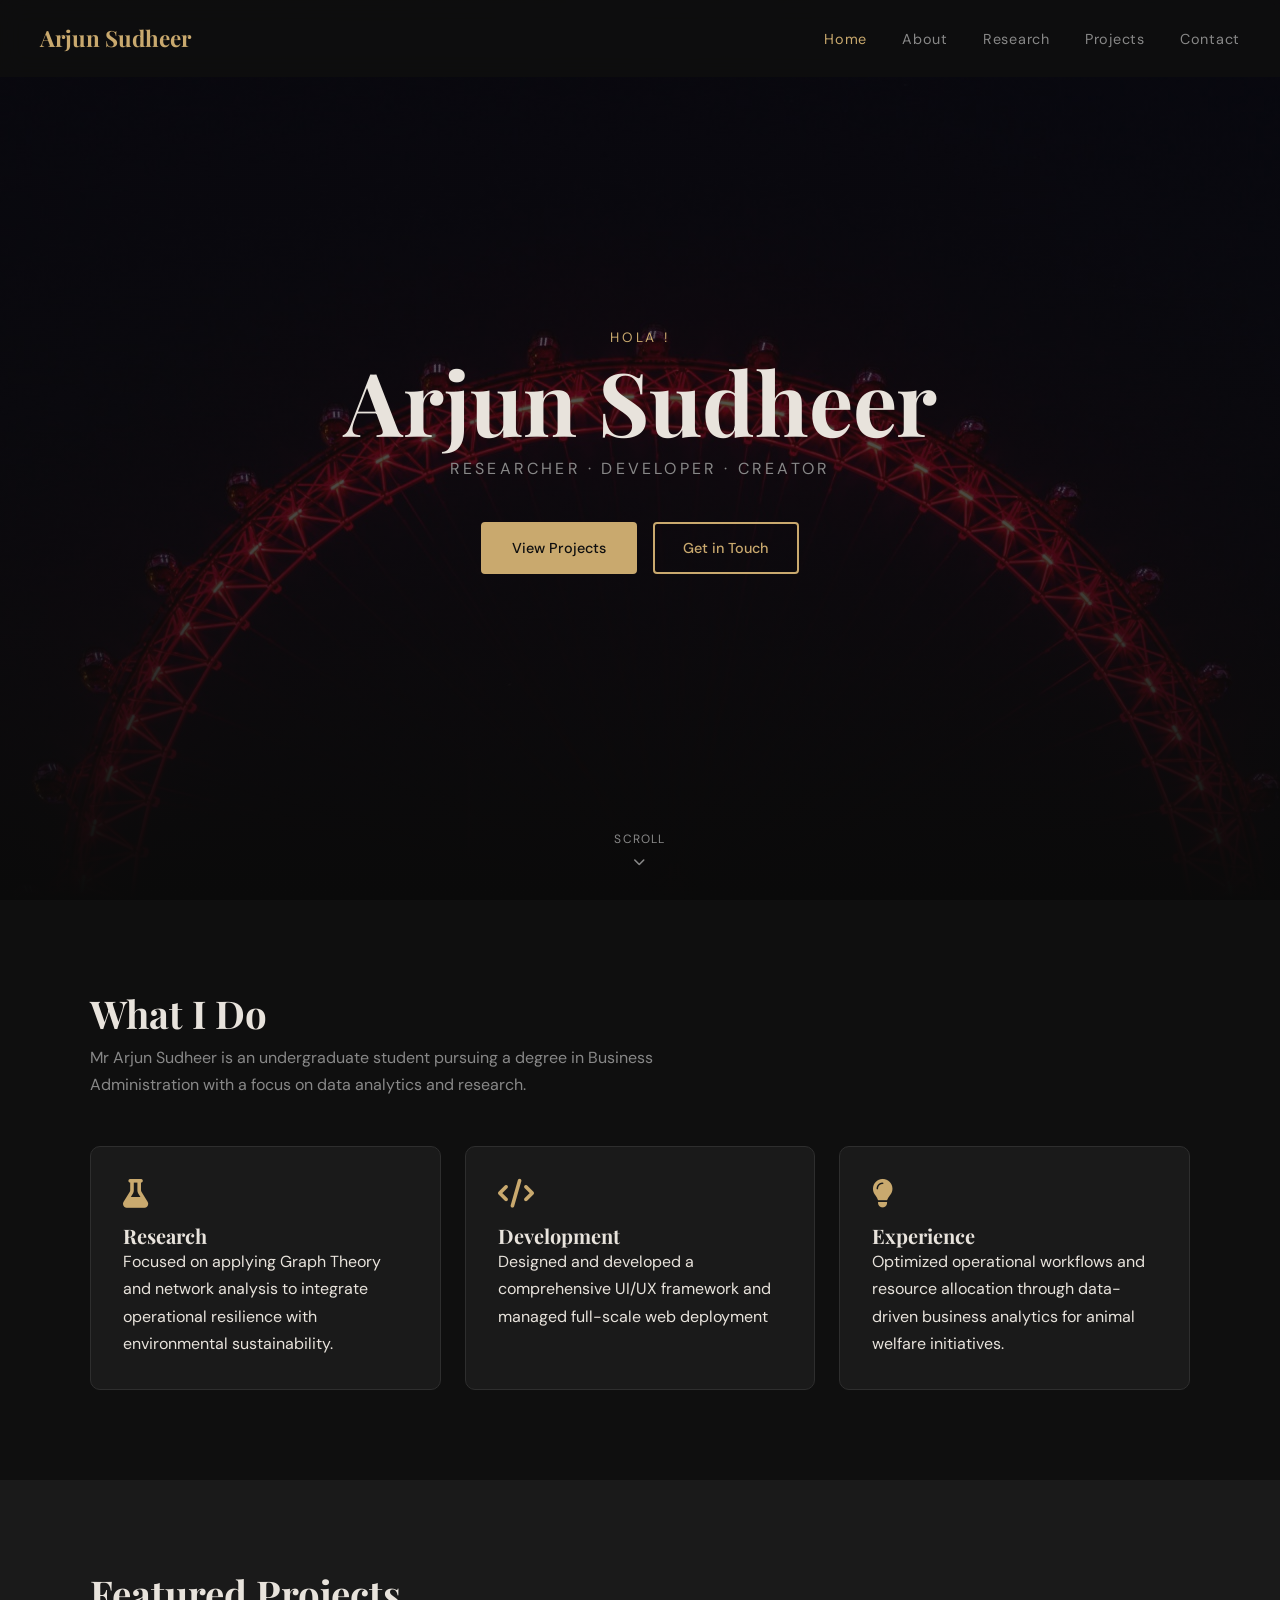
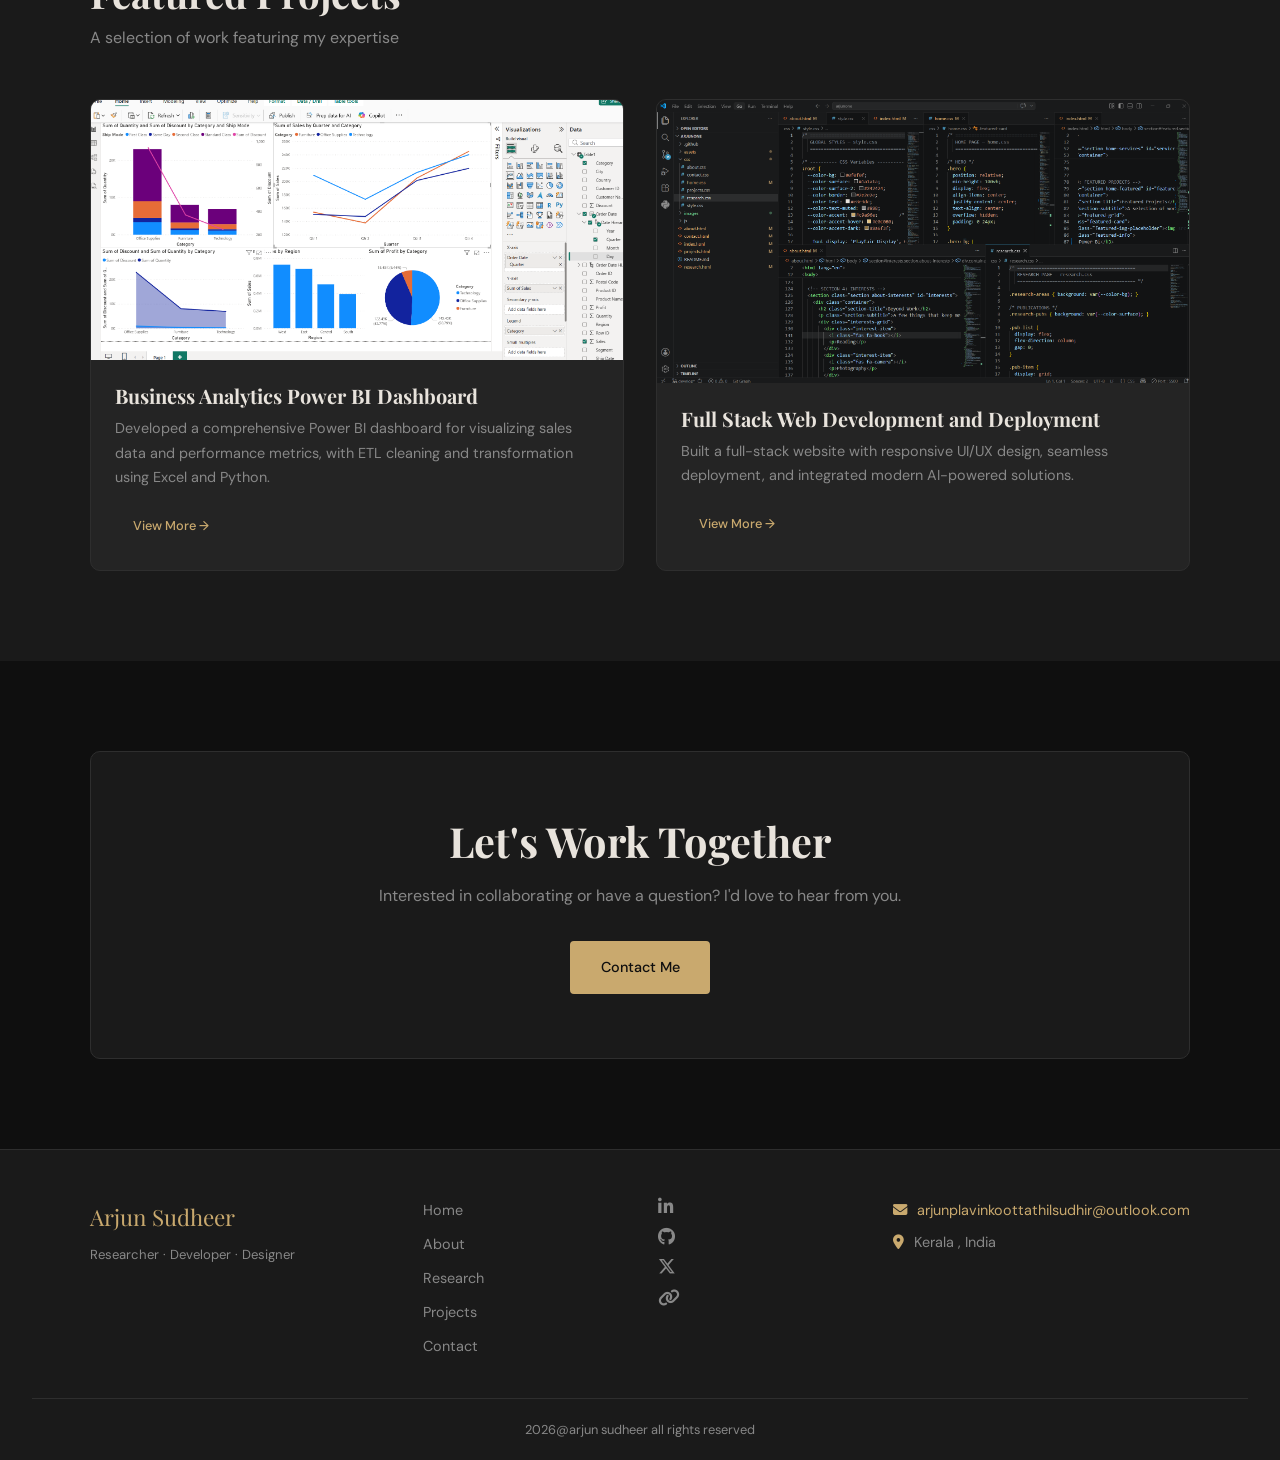
<file: index.html>
<!DOCTYPE html>
<html lang="en">
<head>
  <meta charset="UTF-8" />
  <meta name="viewport" content="width=device-width, initial-scale=1.0"/>
  <title>Portfolio | Home</title>
  <link rel="stylesheet" href="css/style.css" />
  <link rel="stylesheet" href="css/home.css" />
  <link href="https://fonts.googleapis.com/css2?family=Playfair+Display:wght@400;700&family=DM+Sans:wght@300;400;500&display=swap" rel="stylesheet"/>
  <link rel="stylesheet" href="https://cdnjs.cloudflare.com/ajax/libs/font-awesome/6.5.0/css/all.min.css"/>
</head>
<body>

  <!-- NAV -->
  <nav class="navbar" id="navbar">
    <div class="nav-logo">Arjun Sudheer</div>
    <ul class="nav-links">
      <li><a href="index.html" class="active">Home</a></li>
      <li><a href="about.html">About</a></li>
      <li><a href="research.html">Research</a></li>
      <li><a href="projects.html">Projects</a></li>
      <li><a href="contact.html">Contact</a></li>
    </ul>
    <div class="hamburger" id="hamburger">
      <span></span><span></span><span></span>
    </div>
  </nav>

  <!-- SECTION 1: HERO -->
  <section class="hero section" id="hero">
    <div class="hero-bg">
      <!-- Replace 'images/hero-bg.jpg' with your own background image -->
      <img src="images/ferrybg.jpeg" alt="Background" class="hero-img" />
      <div class="hero-overlay"></div>
    </div>
    <div class="hero-content">
      <p class="hero-sub">Hola !</p>
      <h1 class="hero-title">Arjun  Sudheer</h1>
      <p class="hero-role">Researcher · Developer · Creator</p>
      <div class="hero-btns">
        <a href="projects.html" class="btn btn-primary">View Projects</a>
        <a href="mailto:arjunplavinkoottathilsudhir@outlook.com" class="btn btn-outline">Get in Touch</a>
      </div>
    </div>
    <div class="scroll-hint">
      <span>Scroll</span>
      <i class="fa fa-chevron-down"></i>
    </div>
  </section>

  <!-- SECTION 2: WHAT I DO -->
  <section class="section home-services" id="services">
    <div class="container">
      <h2 class="section-title">What I Do</h2>
      <p class="section-subtitle">Mr Arjun Sudheer is an undergraduate student pursuing a degree in Business Administration with a focus on data analytics and research.</p>
      <div class="cards-grid">
        <div class="card">
          <i class="fa fa-flask card-icon"></i>
          <h3>Research</h3>
          <p>Focused on applying Graph Theory and network analysis to integrate operational 
            resilience with environmental sustainability.</p>
        </div>
        <div class="card">
          <i class="fa fa-code card-icon"></i>
          <h3>Development</h3>
          <p>Designed and developed a comprehensive UI/UX 
            framework and managed full-scale web deployment</p>
        </div>
        <div class="card">
          <i class="fa fa-lightbulb card-icon"></i>
          <h3>Experience</h3>
          <p>Optimized operational workflows and resource allocation through data-driven business analytics for animal welfare initiatives.</p>
        </div>
      </div>
    </div>
  </section>

  <!-- SECTION 3: FEATURED PROJECTS -->
  <section class="section home-featured" id="featured">
    <div class="container">
      <h2 class="section-title">Featured Projects</h2>
      <p class="section-subtitle">A selection of work featuring my expertise</p>
      <div class="featured-grid">
        <div class="featured-card">
          <div class="featured-img-placeholder"><img src="images/Powerbi2.png" alt="Business Analytics Power BI Dashboard"></div>
          <div class="featured-info">
            <h3>Business Analytics Power BI Dashboard</h3>
            <p>Developed a comprehensive Power BI dashboard for visualizing sales data and performance metrics, with ETL cleaning and transformation using Excel and Python.</p>
            <a href="projects.html" class="btn btn-small">View More →</a>
          </div>
        </div>
        <div class="featured-card"> 
          <div class="featured-img-placeholder"><img src="images/coding.png" alt="Full Stack Web Development and Deployment"></div>
          <div class="featured-info">
            <h3>Full Stack Web Development and Deployment</h3>
            <p>Built a full-stack website with responsive UI/UX design, seamless deployment, and integrated modern AI-powered solutions.</p>
            <a href="projects.html" class="btn btn-small">View More →</a>
          </div>
        </div>
      </div>
    </div>
  </section>

  <!-- SECTION 4: CALL TO ACTION -->
  <section class="section home-cta" id="cta">
    <div class="container cta-box">
      <h2>Let's Work Together</h2>
      <p>Interested in collaborating or have a question? I'd love to hear from you.</p>
      <a href="mailto:arjunplavinkoottathilsudhir@outlook.com" class="btn btn-primary">Contact Me</a>
    </div>
  </section>

  <!-- FOOTER (same on all pages) -->
  <footer class="footer">
    <div class="footer-inner">
      <div class="footer-brand">
        <span class="footer-logo">Arjun Sudheer</span>
        <p class="footer-tagline">Researcher · Developer · Designer</p>
      </div>
      <div class="footer-links">
        <a href="index.html">Home</a>
        <a href="about.html">About</a>
        <a href="research.html">Research</a>
        <a href="projects.html">Projects</a>
        <a href="contact.html">Contact</a>
      </div>
      <div class="footer-social">
        <a href="https://www.linkedin.com/in/arjun-sudheer/" target="_blank" title="LinkedIn"><i class="fab fa-linkedin-in"></i></a>
        <a href="https://github.com/oneAjrun" target="_blank" title="GitHub"><i class="fab fa-github"></i></a>
        <a href="https://x.com/realgalder" title="Twitter / X"><i class="fab fa-x-twitter"></i></a>
        <a href="https://dribbble.com/onearjun" title="Dribbble"><i class="fas fa-link"></i></a>
      </div>
      <div class="footer-contact-info">
        <p><i class="fas fa-envelope"></i> <a href="mailto:arjunplavinkoottathilsudhir@outlook.com">arjunplavinkoottathilsudhir@outlook.com</a></p>
        <p><i class="fas fa-map-marker-alt"></i> Kerala , India</p>
      </div>
    </div>
    <div class="footer-bottom">
      <p>2026@arjun sudheer all rights reserved</p>
    </div>
  </footer>

  <script src="js/main.js"></script>
</body>
</html>
</file>
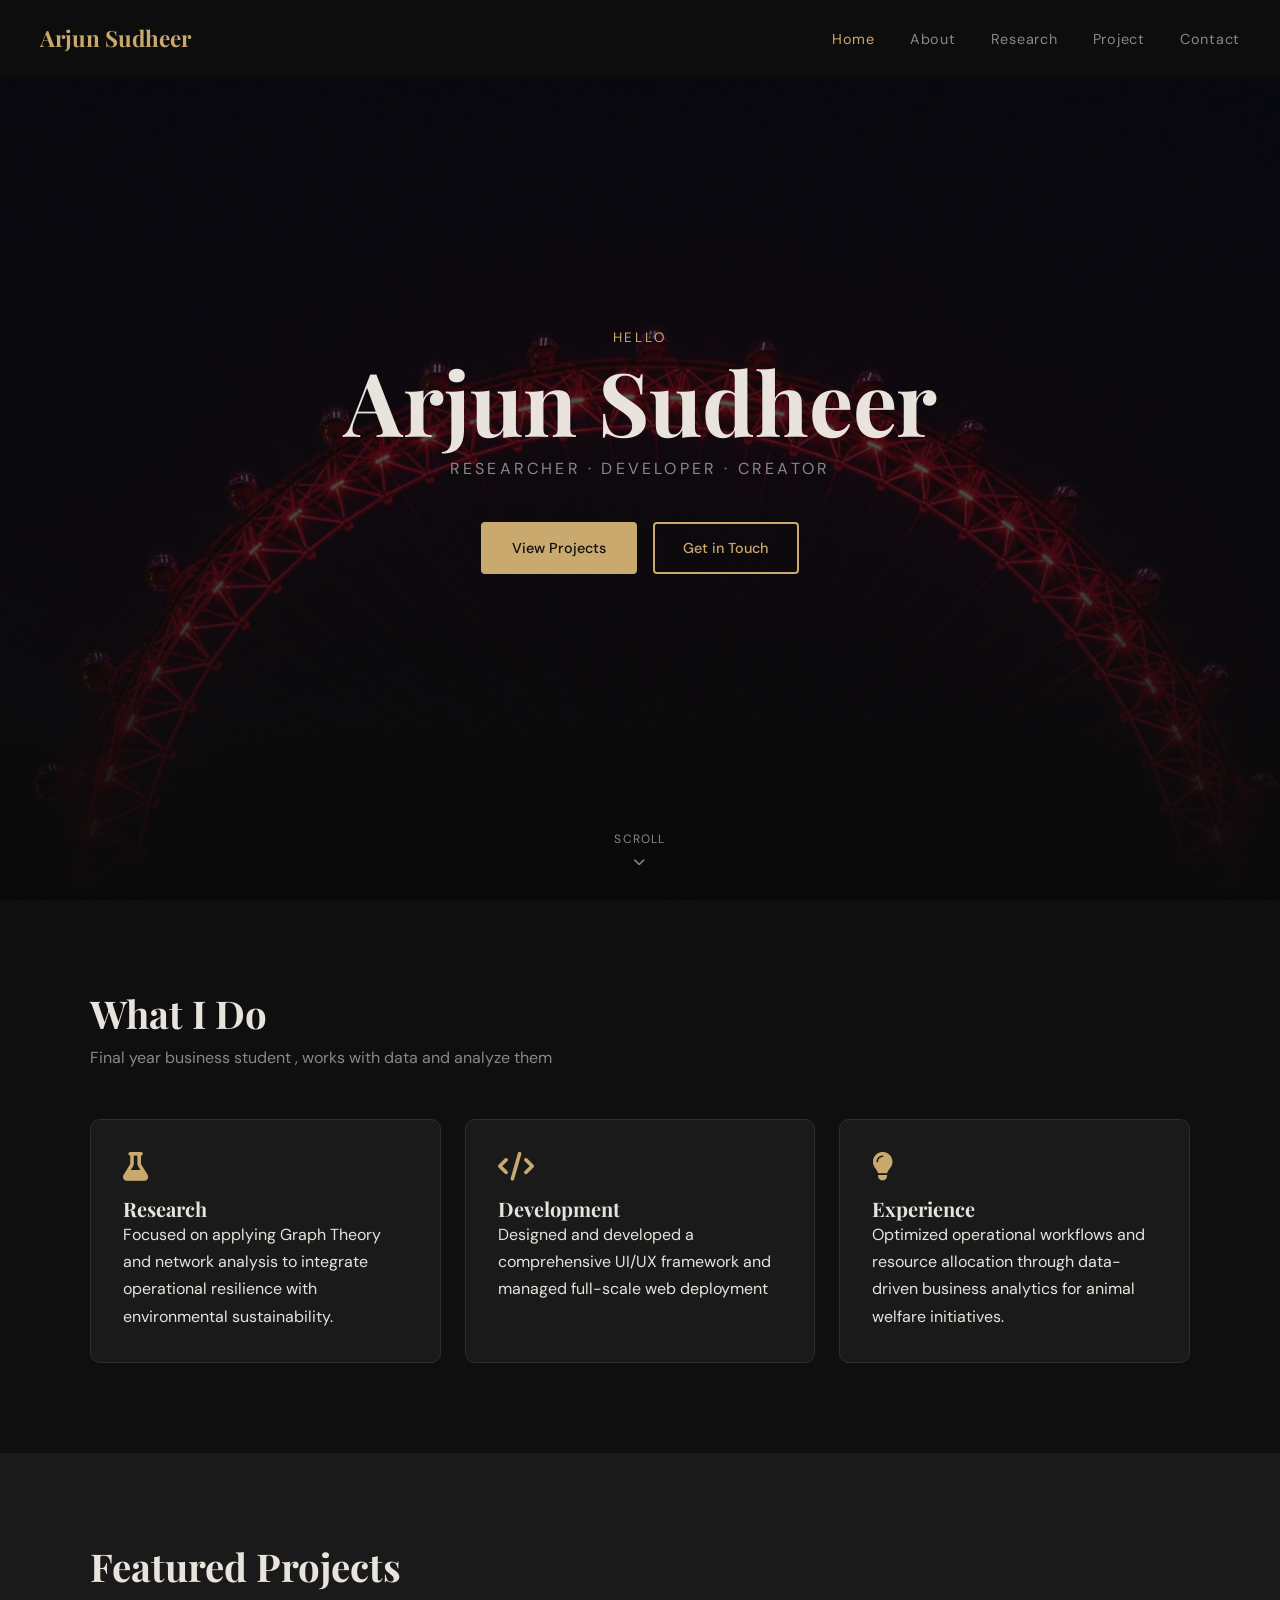
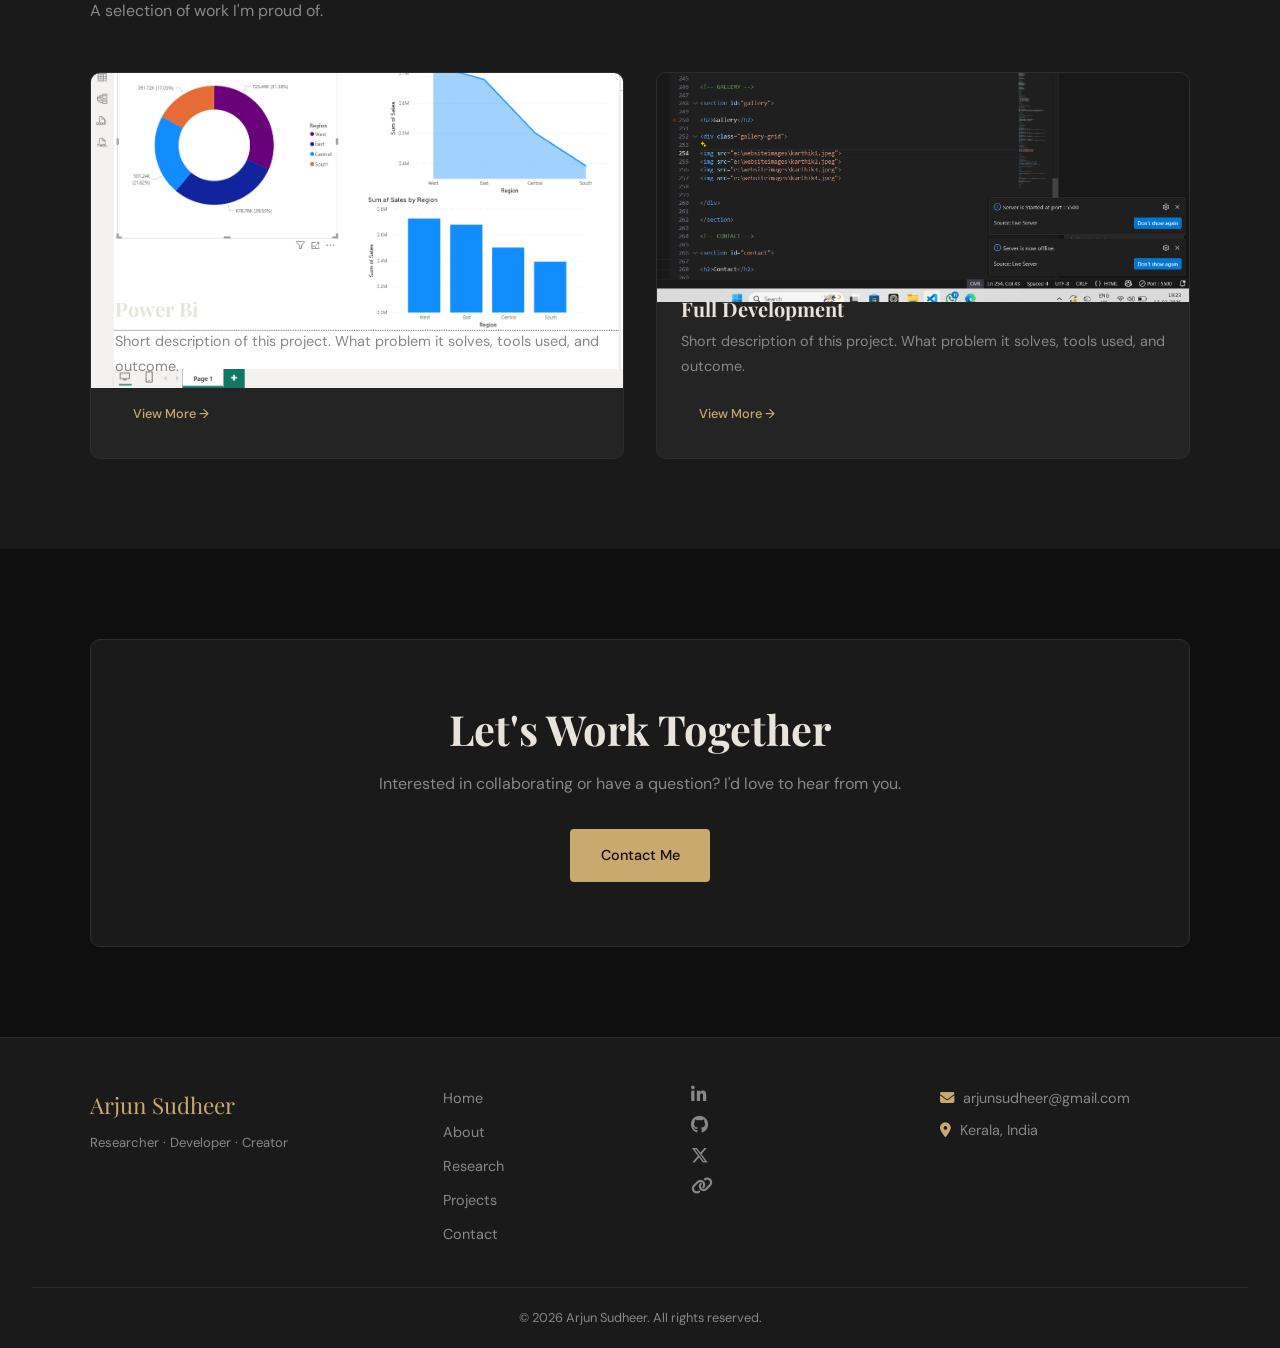
<file: arjun_web/index.html>
<!DOCTYPE html>
<html lang="en">
<head>
  <meta charset="UTF-8" />
  <meta name="viewport" content="width=device-width, initial-scale=1.0"/>
  <title>Portfolio | Home</title>
  <link rel="stylesheet" href="css/style.css" />
  <link rel="stylesheet" href="css/home.css" />
  <link href="https://fonts.googleapis.com/css2?family=Playfair+Display:wght@400;700&family=DM+Sans:wght@300;400;500&display=swap" rel="stylesheet"/>
  <link rel="stylesheet" href="https://cdnjs.cloudflare.com/ajax/libs/font-awesome/6.5.0/css/all.min.css"/>
</head>
<body>

  <!-- NAV -->
  <nav class="navbar" id="navbar">
    <div class="nav-logo">Arjun Sudheer</div>
    <ul class="nav-links">
      <li><a href="index.html" class="active">Home</a></li>
      <li><a href="about.html">About</a></li>
      <li><a href="research.html">Research</a></li>
      <li><a href="projects.html">Project</a></li>
      <li><a href="contact.html">Contact</a></li>
    </ul>
    <div class="hamburger" id="hamburger">
      <span></span><span></span><span></span>
    </div>
  </nav>

  <!-- SECTION 1: HERO -->
  <section class="hero section" id="hero">
    <div class="hero-bg">
      <!-- Replace 'images/hero-bg.jpg' with your own background image -->
      <img src="images/ferrybg.jpeg" alt="Background" class="hero-img" />
      <div class="hero-overlay"></div>
    </div>
    <div class="hero-content">
      <p class="hero-sub">Hello</p>
      <h1 class="hero-title">Arjun  Sudheer</h1>
      <p class="hero-role">Researcher · Developer · Creator</p>
      <div class="hero-btns">
        <a href="projects.html" class="btn btn-primary">View Projects</a>
        <a href="contact.html" class="btn btn-outline">Get in Touch</a>
      </div>
    </div>
    <div class="scroll-hint">
      <span>Scroll</span>
      <i class="fa fa-chevron-down"></i>
    </div>
  </section>

  <!-- SECTION 2: WHAT I DO -->
  <section class="section home-services" id="services">
    <div class="container">
      <h2 class="section-title">What I Do</h2>
      <p class="section-subtitle">Final year business student , works with data and analyze them </p>
      <div class="cards-grid">
        <div class="card">
          <i class="fa fa-flask card-icon"></i>
          <h3>Research</h3>
          <p>Focused on applying Graph Theory and network analysis to integrate operational 
            resilience with environmental sustainability.</p>
        </div>
        <div class="card">
          <i class="fa fa-code card-icon"></i>
          <h3>Development</h3>
          <p>Designed and developed a comprehensive UI/UX 
            framework and managed full-scale web deployment</p>
        </div>
        <div class="card">
          <i class="fa fa-lightbulb card-icon"></i>
          <h3>Experience</h3>
          <p>Optimized operational workflows and resource allocation through data-driven business analytics for animal welfare initiatives.</p>
        </div>
      </div>
    </div>
  </section>

  <!-- SECTION 3: FEATURED PROJECTS -->
  <section class="section home-featured" id="featured">
    <div class="container">
      <h2 class="section-title">Featured Projects</h2>
      <p class="section-subtitle">A selection of work I'm proud of.</p>
      <div class="featured-grid">
        <div class="featured-card">
          <div class="featured-img-placeholder"><img src="images/powerbi1.png" alt=""></div>
          <div class="featured-info">
            <h3>Power Bi </h3>
            <p>Short description of this project. What problem it solves, tools used, and outcome.</p>
            <a href="projects.html" class="btn btn-small">View More →</a>
          </div>
        </div>
        <div class="featured-card"> 
          <div class="featured-img-placeholder"><img src="images/fullstackcode.png" alt=""></div>
          <div class="featured-info">
            <h3>Full Development</h3>
            <p>Short description of this project. What problem it solves, tools used, and outcome.</p>
            <a href="projects.html" class="btn btn-small">View More →</a>
          </div>
        </div>
      </div>
    </div>
  </section>

  <!-- SECTION 4: CALL TO ACTION -->
  <section class="section home-cta" id="cta">
    <div class="container cta-box">
      <h2>Let's Work Together</h2>
      <p>Interested in collaborating or have a question? I'd love to hear from you.</p>
      <a href="contact.html" class="btn btn-primary">Contact Me</a>
    </div>
  </section>

  <!-- FOOTER -->
  <footer class="footer">
    <div class="footer-inner">
      <div class="footer-brand">
        <span class="footer-logo">Arjun Sudheer</span>
        <p class="footer-tagline">Researcher · Developer · Creator</p>
      </div>
      <div class="footer-links">
        <a href="index.html">Home</a>
        <a href="about.html">About</a>
        <a href="research.html">Research</a>
        <a href="projects.html">Projects</a>
        <a href="contact.html">Contact</a>
      </div>
      <div class="footer-social">
        <a href="https://linkedin.com/in/yourprofile" target="_blank" title="LinkedIn">
          <i class="fab fa-linkedin-in"></i>
        </a>
        <a href="https://github.com/yourusername" target="_blank" title="GitHub">
          <i class="fab fa-github"></i>
        </a>
        <!-- Add more social links below -->
        <a href="#" title="Twitter / X">
          <i class="fab fa-x-twitter"></i>
        </a>
        <a href="#" title="Your Other Platform">
          <i class="fas fa-link"></i>
        </a>
      </div>
      <div class="footer-contact-info">
        <p><i class="fas fa-envelope"></i>arjunsudheer@gmail.com</p>
        <p><i class="fas fa-map-marker-alt"></i>Kerala, India</p>
      </div>
    </div>
    <div class="footer-bottom">
      <p>&copy; 2026 Arjun Sudheer. All rights reserved.</p>
    </div>
  </footer>

  <script src="js/main.js"></script>
</body>
</html>
</file>
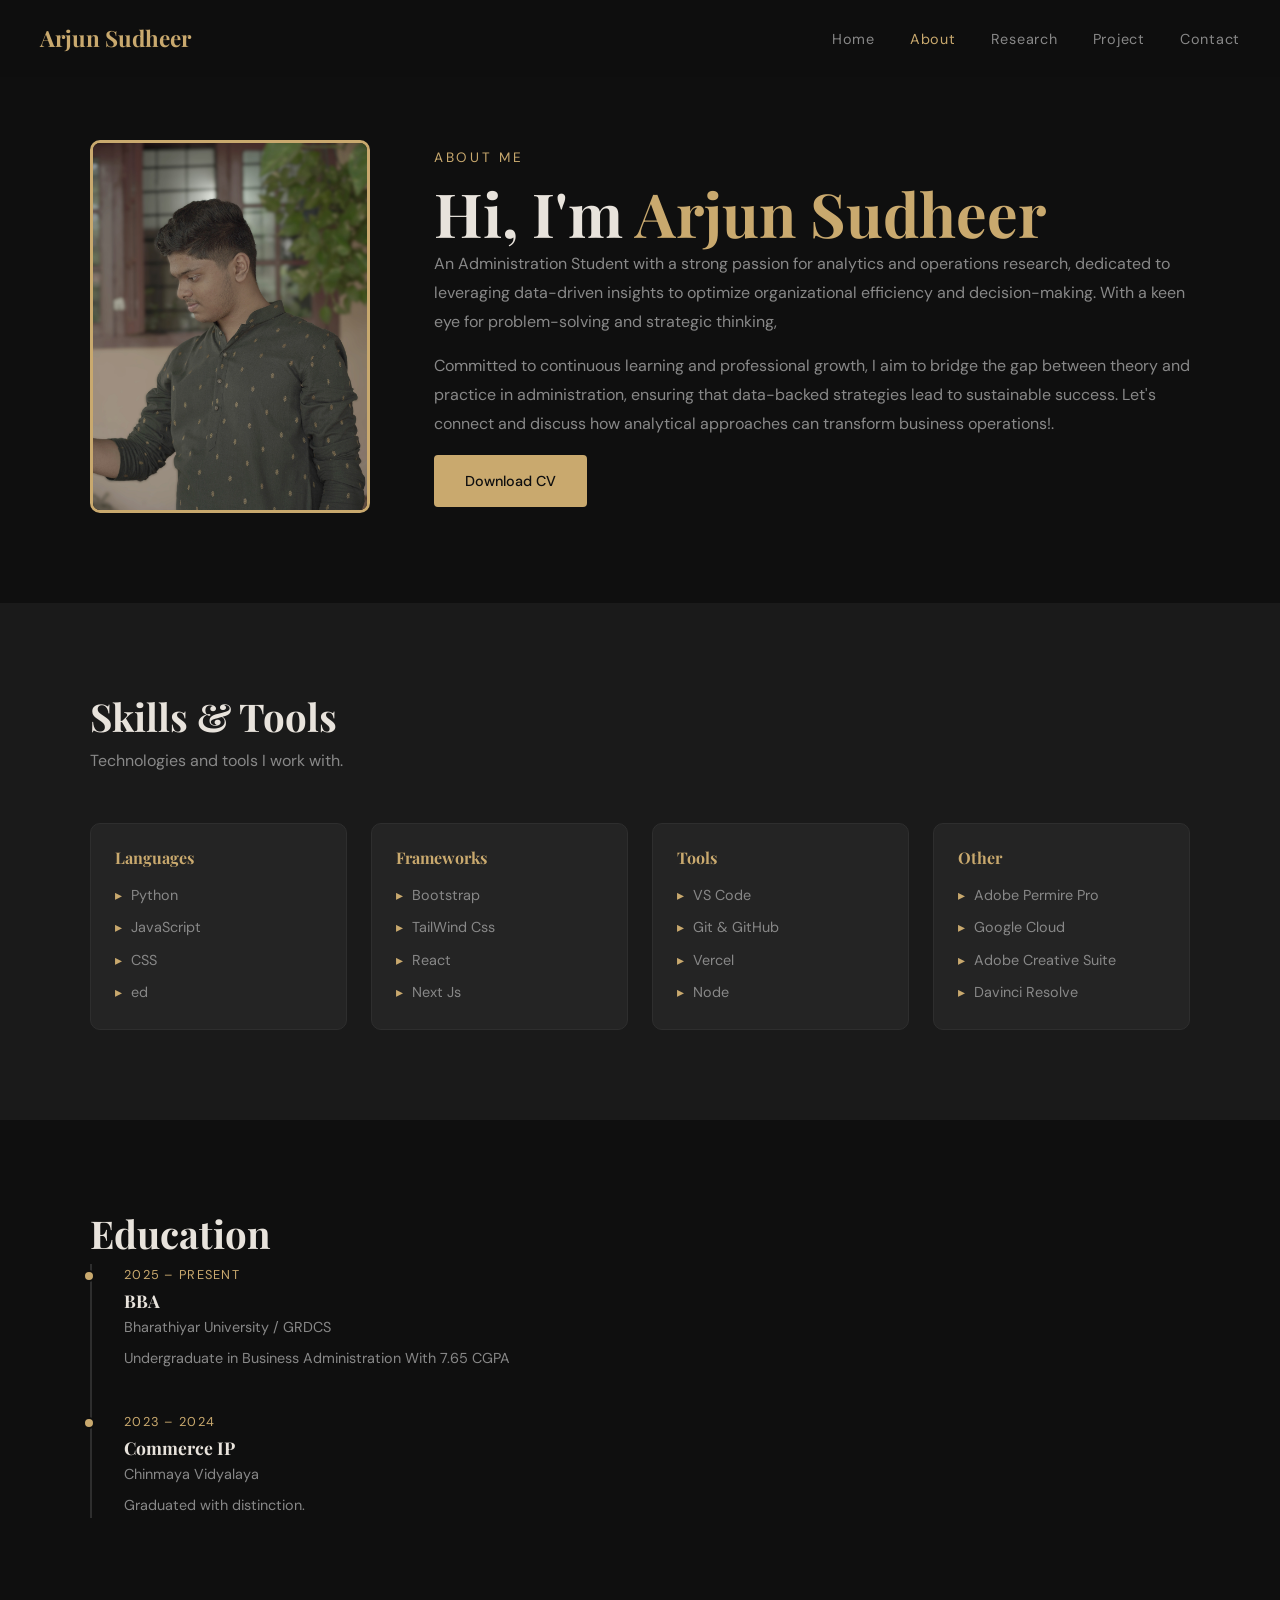
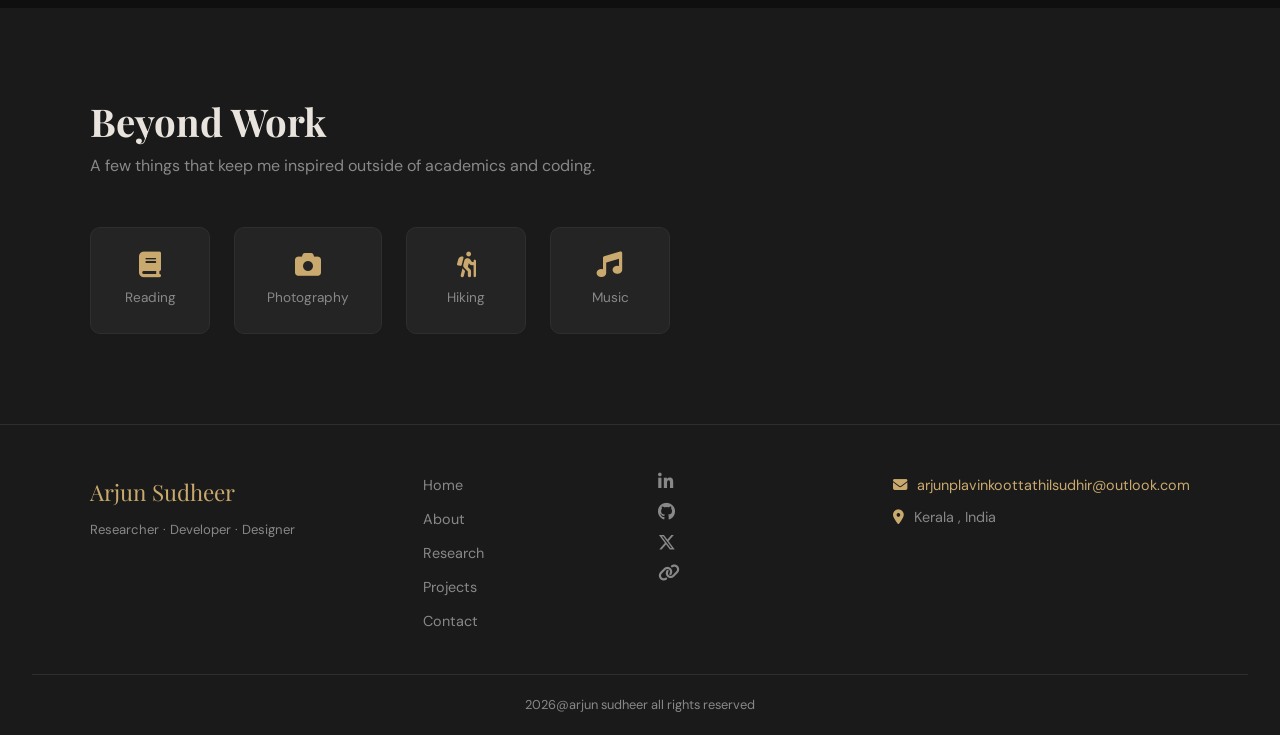
<file: about.html>
<!DOCTYPE html>
<html lang="en">
<head>
  <meta charset="UTF-8" />
  <meta name="viewport" content="width=device-width, initial-scale=1.0"/>
  <title>Portfolio | About</title>
  <link rel="stylesheet" href="css/style.css" />
  <link rel="stylesheet" href="css/about.css" />
  <link href="https://fonts.googleapis.com/css2?family=Playfair+Display:wght@400;700&family=DM+Sans:wght@300;400;500&display=swap" rel="stylesheet"/>
  <link rel="stylesheet" href="https://cdnjs.cloudflare.com/ajax/libs/font-awesome/6.5.0/css/all.min.css"/>
</head>
<body>

  <!-- NAV -->
  <nav class="navbar" id="navbar">
    <div class="nav-logo">Arjun Sudheer</div>
    <ul class="nav-links">
      <li><a href="index.html">Home</a></li>
      <li><a href="about.html" class="active">About</a></li>
      <li><a href="research.html">Research</a></li>
      <li><a href="projects.html">Project</a></li>
      <li><a href="contact.html">Contact</a></li>
    </ul>
    <div class="hamburger" id="hamburger">
      <span></span><span></span><span></span>
    </div>
  </nav>

  <!-- SECTION 1: INTRO -->
  <section class="section about-hero" id="about-intro">
    <div class="container about-intro-grid">
      <div class="about-photo-wrap">
        <!-- Replace 'images/about-photo.jpg' with your photo -->
        <img src="images/arjun1.JPG" alt="Your Name" class="about-photo" />
      </div>
      <div class="about-intro-text">
        <p class="hero-sub">About Me</p>
        <h1>Hi, I'm <span class="accent">Arjun Sudheer</span></h1>
        <p class="about-bio">
          An Administration Student with a strong passion for analytics and operations research, dedicated to leveraging data-driven insights to optimize organizational efficiency and decision-making. With a keen eye for problem-solving and strategic thinking,
        </p>
        <p class="about-bio">
           Committed to continuous learning and professional growth, I aim to bridge the gap between theory and practice in administration, ensuring that data-backed strategies lead to sustainable success. Let's connect and discuss how analytical approaches can transform business operations!.
        </p>
        <a href="images/Arjun_Sudheer_Resume_2026_preprint.pdf" class="btn btn-primary" download>Download CV</a>
      </div>
    </div>
  </section>

  <!-- SECTION 2: SKILLS -->
  <section class="section about-skills" id="skills">
    <div class="container">
      <h2 class="section-title">Skills & Tools</h2>
      <p class="section-subtitle">Technologies and tools I work with.</p>
      <div class="skills-grid">
        <div class="skill-group">
          <h3>Languages</h3>
          <ul>
            <li>Python</li>
            <li>JavaScript</li>
            <li>CSS</li>
            <li>ed</li>
          </ul>
        </div>
        <div class="skill-group">
          <h3>Frameworks</h3>
          <ul>
            <li>Bootstrap </li>
            <li>TailWind Css</li>
            <li>React</li>
            <li>Next Js</li>
          </ul>
        </div>
        <div class="skill-group">
          <h3>Tools</h3>
          <ul>
            <li>VS Code</li>
            <li>Git & GitHub</li>
            <li>Vercel</li>
            <li>Node </li>
          </ul>
        </div>
        <div class="skill-group">
          <h3>Other</h3>
          <ul>
            <li>Adobe Permire Pro</li>
            <li>Google Cloud</li>
            <li>Adobe Creative Suite</li>
            <li>Davinci Resolve</li>
          </ul>
        </div>
      </div>
    </div>
  </section>

  <!-- SECTION 3: EDUCATION  -->
  <section class="section about-timeline" id="timeline">
    <div class="container">
      <h2 class="section-title">Education </h2>
      <div class="timeline">

        <div class="timeline-item">
          <div class="timeline-dot"></div>
          <div class="timeline-content">
            <span class="timeline-date">2025 – Present</span>
            <h3>BBA </h3>
            <p class="timeline-org">Bharathiyar University / GRDCS </p>
            <p>Undergraduate in Business Administration With 7.65 CGPA</p>
          </div>
        </div>

        <div class="timeline-item">
          <div class="timeline-dot"></div>
          <div class="timeline-content">
            <span class="timeline-date">2023 – 2024</span>
            <h3>Commerce IP </h3>
            <p class="timeline-org">Chinmaya Vidyalaya</p>
            <p>Graduated with distinction.</p>
          </div>
        </div>
    </div>
  </section>

  <!-- SECTION 4: INTERESTS -->
  <section class="section about-interests" id="interests">
    <div class="container">
      <h2 class="section-title">Beyond Work</h2>
      <p class="section-subtitle">A few things that keep me inspired outside of academics and coding.</p>
      <div class="interests-grid">
        <div class="interest-item">
          <i class="fas fa-book"></i>
          <p>Reading</p>
        </div>
        <div class="interest-item">
          <i class="fas fa-camera"></i>
          <p>Photography</p>
        </div>
        <div class="interest-item">
          <i class="fas fa-hiking"></i>
          <p>Hiking</p>
        </div>
        <div class="interest-item">
          <i class="fas fa-music"></i>
          <p>Music</p>
        </div>
        <!-- Add or change interests as needed -->
      </div>
    </div>
  </section>

  <!-- FOOTER (same on all pages) -->
  <footer class="footer">
    <div class="footer-inner">
      <div class="footer-brand">
        <span class="footer-logo">Arjun Sudheer</span>
        <p class="footer-tagline">Researcher · Developer · Designer</p>
      </div>
      <div class="footer-links">
        <a href="index.html">Home</a>
        <a href="about.html">About</a>
        <a href="research.html">Research</a>
        <a href="projects.html">Projects</a>
        <a href="contact.html">Contact</a>
      </div>
      <div class="footer-social">
        <a href="https://www.linkedin.com/in/arjun-sudheer/" target="_blank" title="LinkedIn"><i class="fab fa-linkedin-in"></i></a>
        <a href="https://github.com/oneAjrun" target="_blank" title="GitHub"><i class="fab fa-github"></i></a>
        <a href="https://x.com/realgalder" title="Twitter / X"><i class="fab fa-x-twitter"></i></a>
        <a href="https://dribbble.com/onearjun" title="Dribbble"><i class="fas fa-link"></i></a>
      </div>
      <div class="footer-contact-info">
        <p><i class="fas fa-envelope"></i> <a href="mailto:arjunplavinkoottathilsudhir@outlook.com">arjunplavinkoottathilsudhir@outlook.com</a></p>
        <p><i class="fas fa-map-marker-alt"></i> Kerala , India</p>
      </div>
    </div>
    <div class="footer-bottom">
      <p>2026@arjun sudheer all rights reserved</p>
    </div>
  </footer>

  <script src="js/main.js"></script>
</body>
</html>
</file>
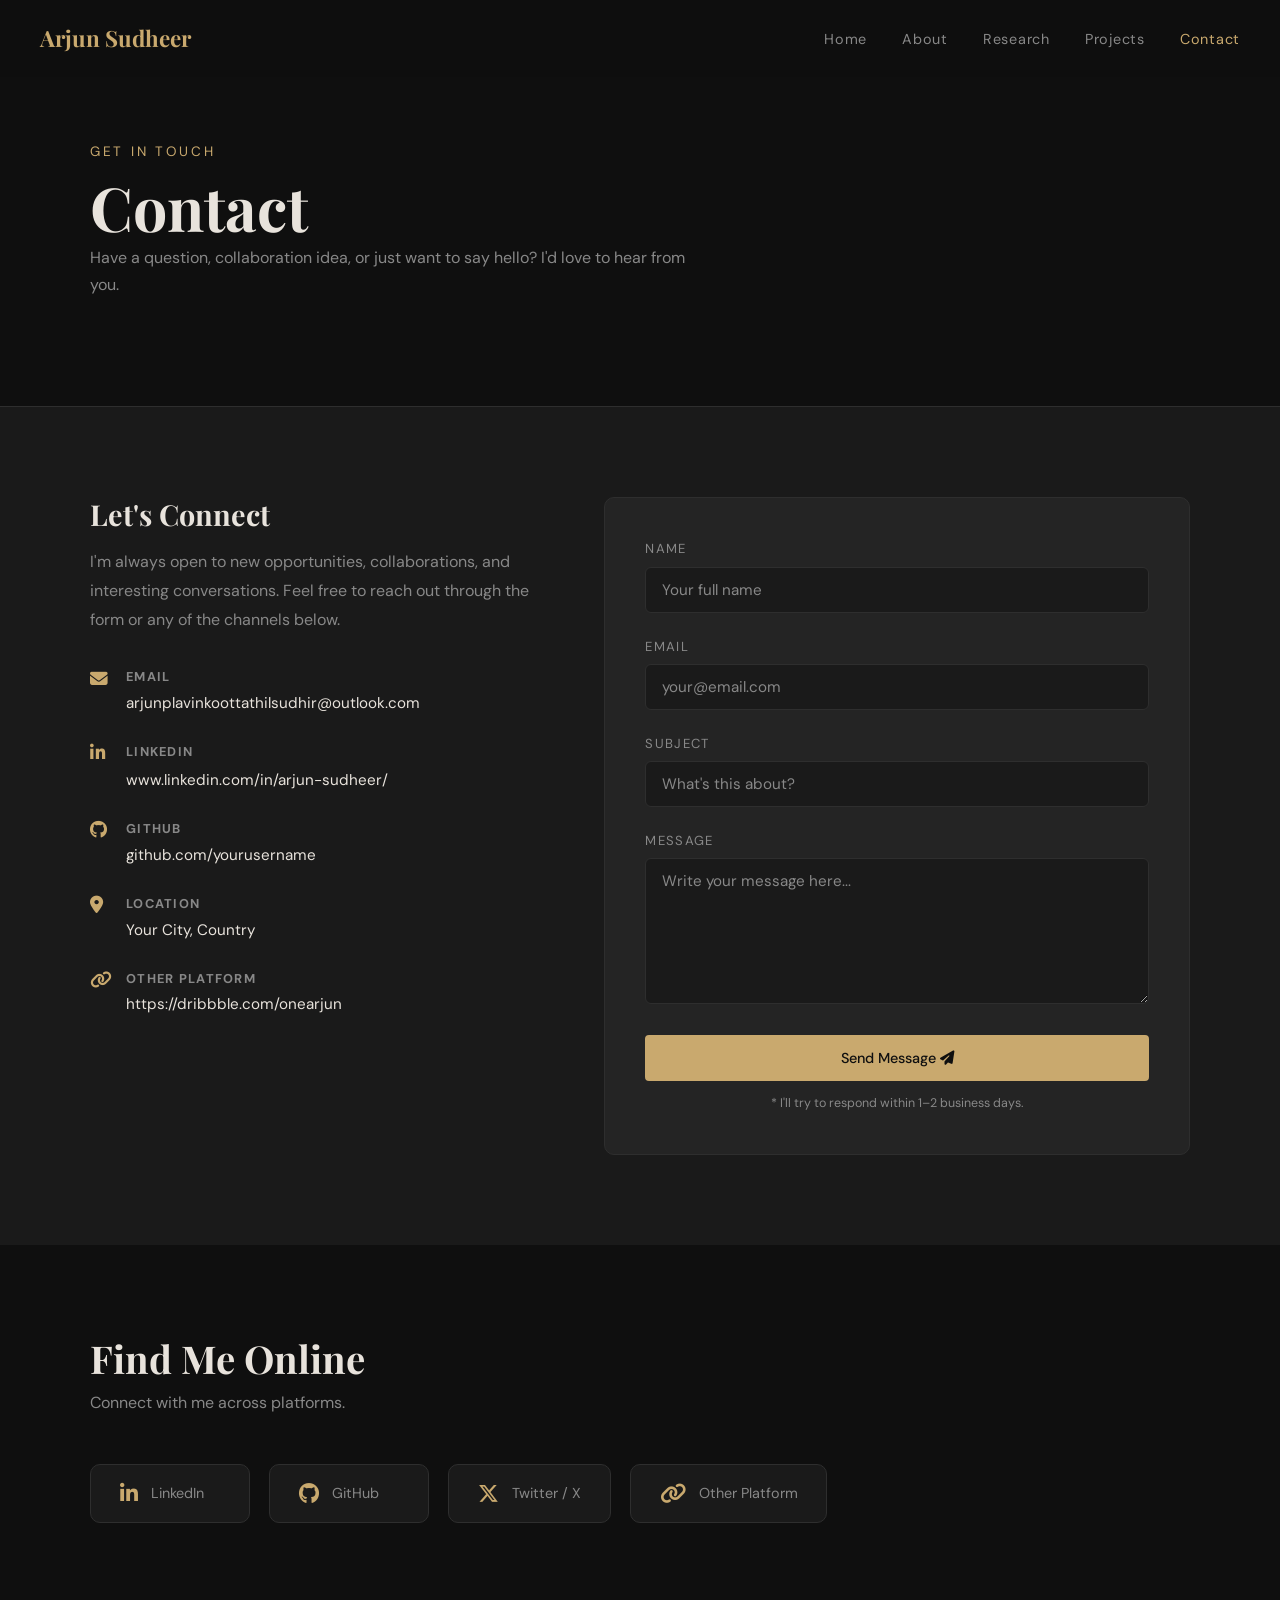
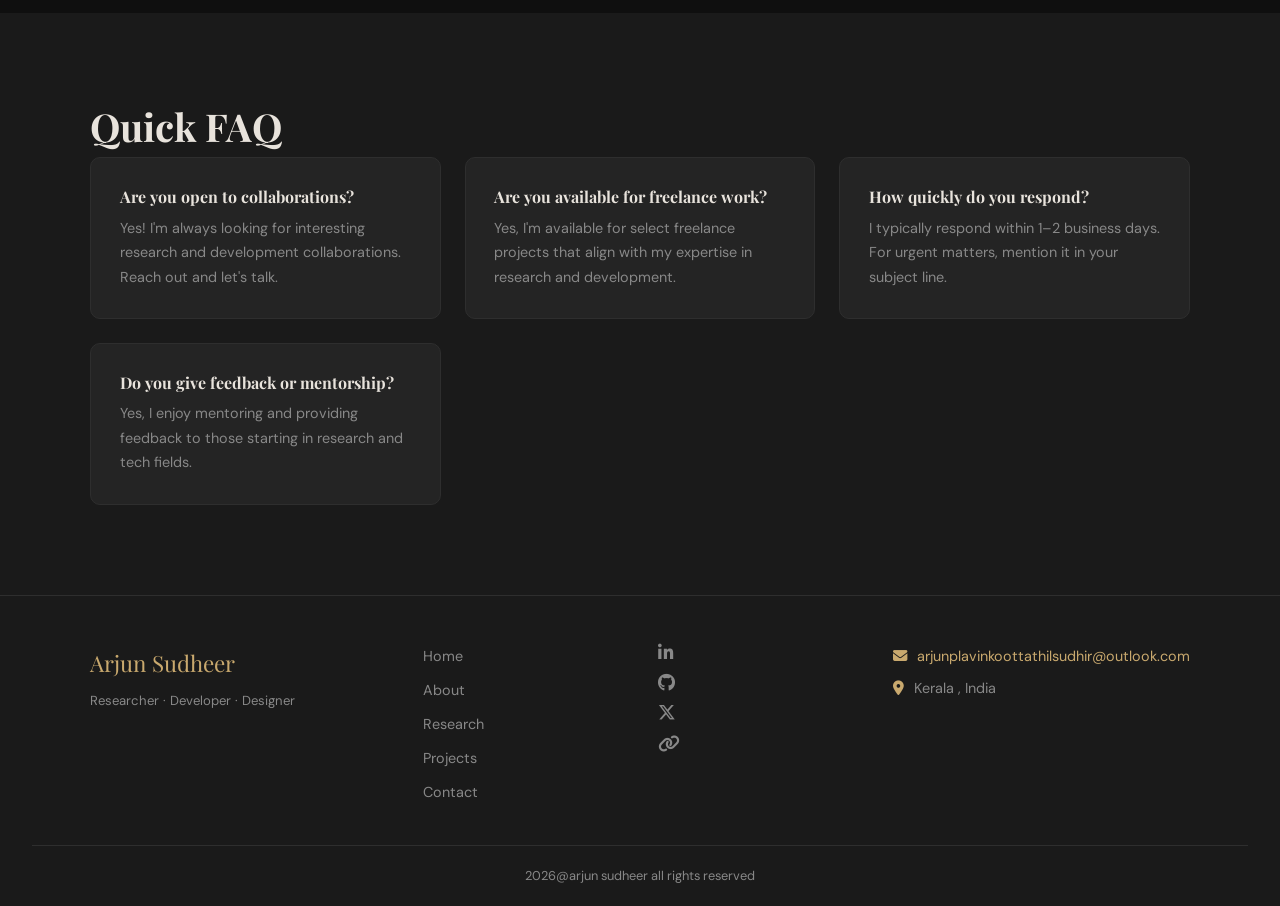
<file: contact.html>
<!DOCTYPE html>
<html lang="en">
<head>
  <meta charset="UTF-8" />
  <meta name="viewport" content="width=device-width, initial-scale=1.0"/>
  <title>Portfolio | Contact</title>
  <link rel="stylesheet" href="css/style.css" />
  <link rel="stylesheet" href="css/contact.css" />
  <link href="https://fonts.googleapis.com/css2?family=Playfair+Display:wght@400;700&family=DM+Sans:wght@300;400;500&display=swap" rel="stylesheet"/>
  <link rel="stylesheet" href="https://cdnjs.cloudflare.com/ajax/libs/font-awesome/6.5.0/css/all.min.css"/>
</head>
<body>

  <!-- NAV -->
  <nav class="navbar" id="navbar">
    <div class="nav-logo">Arjun Sudheer</div>
    <ul class="nav-links">
      <li><a href="index.html">Home</a></li>
      <li><a href="about.html">About</a></li>
      <li><a href="research.html">Research</a></li>
      <li><a href="projects.html">Projects</a></li>
      <li><a href="contact.html" class="active">Contact</a></li>
    </ul>
    <div class="hamburger" id="hamburger">
      <span></span><span></span><span></span>
    </div>
  </nav>

  <!-- SECTION 1: PAGE HEADER -->
  <section class="section page-header" id="contact-header">
    <div class="container">
      <p class="hero-sub">Get in Touch</p>
      <h1>Contact</h1>
      <p class="section-subtitle">Have a question, collaboration idea, or just want to say hello? I'd love to hear from you.</p>
    </div>
  </section>

  <!-- SECTION 2: CONTACT FORM + INFO -->
  <section class="section contact-main" id="contact-form">
    <div class="container contact-grid">

      <div class="contact-info-block">
        <h2>Let's Connect</h2>
        <p>I'm always open to new opportunities, collaborations, and interesting conversations. Feel free to reach out through the form or any of the channels below.</p>

        <div class="contact-detail">
          <i class="fas fa-envelope"></i>
          <div>
            <strong>Email</strong>
            <p><a href="mailto:arjunplavinkoottathilsudhir@outlook.com">arjunplavinkoottathilsudhir@outlook.com</a></p>
          </div>
        </div>

        <div class="contact-detail">
          <i class="fab fa-linkedin-in"></i>
          <div>
            <strong>LinkedIn</strong>
        <a href="https://www.linkedin.com/in/arjun-sudheer/" target="_blank">www.linkedin.com/in/arjun-sudheer/</a></p>
          </div>
        </div>

        <div class="contact-detail">
          <i class="fab fa-github"></i>
          <div>
            <strong>GitHub</strong>
            <p><a href="https://github.com/yourusername" target="_blank">github.com/yourusername</a></p>
          </div>
        </div>

        <div class="contact-detail">
          <i class="fas fa-map-marker-alt"></i>
          <div>
            <strong>Location</strong>
            <p>Your City, Country</p>
          </div>
        </div>

        <!-- Add more contact channels as needed -->
        <div class="contact-detail">
          <i class="fas fa-link"></i>
          <div>
            <strong>Other Platform</strong>
            <p><a href="https://dribbble.com/onearjun" target="_blank">https://dribbble.com/onearjun</a></p>
          </div>
        </div>

      </div>

      <div class="contact-form-block">
        <form id="contact-form-el" action="#" method="POST">
          <div class="form-group">
            <label for="name">Name</label>
            <input type="text" id="name" name="name" placeholder="Your full name" required />
          </div>
          <div class="form-group">
            <label for="email">Email</label>
            <input type="email" id="email" name="email" placeholder="your@email.com" required />
          </div>
          <div class="form-group">
            <label for="subject">Subject</label>
            <input type="text" id="subject" name="subject" placeholder="What's this about?" />
          </div>
          <div class="form-group">
            <label for="message">Message</label>
            <textarea id="message" name="message" rows="6" placeholder="Write your message here..." required></textarea>
          </div>
          <button type="button" class="btn btn-primary btn-full" onclick="window.location.href='mailto:arjunplavinkoottathilsudhir@outlook.com?subject=Contact%20Request'">Send Message <i class="fas fa-paper-plane"></i></button>
          <p class="form-note">* I'll try to respond within 1–2 business days.</p>
        </form>
      </div>

    </div>
  </section>

  <!-- SECTION 3: SOCIAL LINKS -->
  <section class="section contact-social" id="social">
    <div class="container">
      <h2 class="section-title">Find Me Online</h2>
      <p class="section-subtitle">Connect with me across platforms.</p>
      <div class="social-grid">
        <a href="https://www.linkedin.com/in/arjun-sudheer/" target="_blank" class="social-card">
          <i class="fab fa-linkedin-in"></i>
          <span>LinkedIn</span>
        </a>
        <a href="https://github.com/oneAjrun" target="_blank" class="social-card">
          <i class="fab fa-github"></i>
          <span>GitHub</span>
        </a>
        <a href="https://x.com/realgalder" class="social-card">
          <i class="fab fa-x-twitter"></i>
          <span>Twitter / X</span>
        </a>
        <!-- Add more social platforms below -->
        <a href="https://dribbble.com/onearjun" target="_blank" class="social-card">
          <i class="fas fa-link"></i>
          <span>Other Platform</span>
        </a>
      </div>
    </div>
  </section>

  <!-- SECTION 4: FAQ / AVAILABILITY -->
  <section class="section contact-faq" id="faq">
    <div class="container">
      <h2 class="section-title">Quick FAQ</h2>
      <div class="faq-grid">
        <div class="faq-item">
          <h3>Are you open to collaborations?</h3>
          <p>Yes! I'm always looking for interesting research and development collaborations. Reach out and let's talk.</p>
        </div>
        <div class="faq-item">
          <h3>Are you available for freelance work?</h3>
          <p>Yes, I'm available for select freelance projects that align with my expertise in research and development.</p>
        </div>
        <div class="faq-item">
          <h3>How quickly do you respond?</h3>
          <p>I typically respond within 1–2 business days. For urgent matters, mention it in your subject line.</p>
        </div>
        <div class="faq-item">
          <h3>Do you give feedback or mentorship?</h3>
          <p>Yes, I enjoy mentoring and providing feedback to those starting in research and tech fields.</p>
        </div>
      </div>
    </div>
  </section>

  <!-- FOOTER (same on all pages) -->
  <footer class="footer">
    <div class="footer-inner">
      <div class="footer-brand">
        <span class="footer-logo">Arjun Sudheer</span>
        <p class="footer-tagline">Researcher · Developer · Designer</p>
      </div>
      <div class="footer-links">
        <a href="index.html">Home</a>
        <a href="about.html">About</a>
        <a href="research.html">Research</a>
        <a href="projects.html">Projects</a>
        <a href="contact.html">Contact</a>
      </div>
      <div class="footer-social">
        <a href="https://www.linkedin.com/in/arjun-sudheer/" target="_blank" title="LinkedIn"><i class="fab fa-linkedin-in"></i></a>
        <a href="https://github.com/oneAjrun" target="_blank" title="GitHub"><i class="fab fa-github"></i></a>
        <a href="https://x.com/realgalder" title="Twitter / X"><i class="fab fa-x-twitter"></i></a>
        <a href="https://dribbble.com/onearjun" title="Dribbble"><i class="fas fa-link"></i></a>
      </div>
      <div class="footer-contact-info">
        <p><i class="fas fa-envelope"></i> <a href="mailto:arjunplavinkoottathilsudhir@outlook.com">arjunplavinkoottathilsudhir@outlook.com</a></p>
        <p><i class="fas fa-map-marker-alt"></i> Kerala , India</p>
      </div>
    </div>
    <div class="footer-bottom">
      <p>2026@arjun sudheer all rights reserved</p>
    </div>
  </footer>

  <script src="js/main.js"></script>
</body>
</html>
</file>
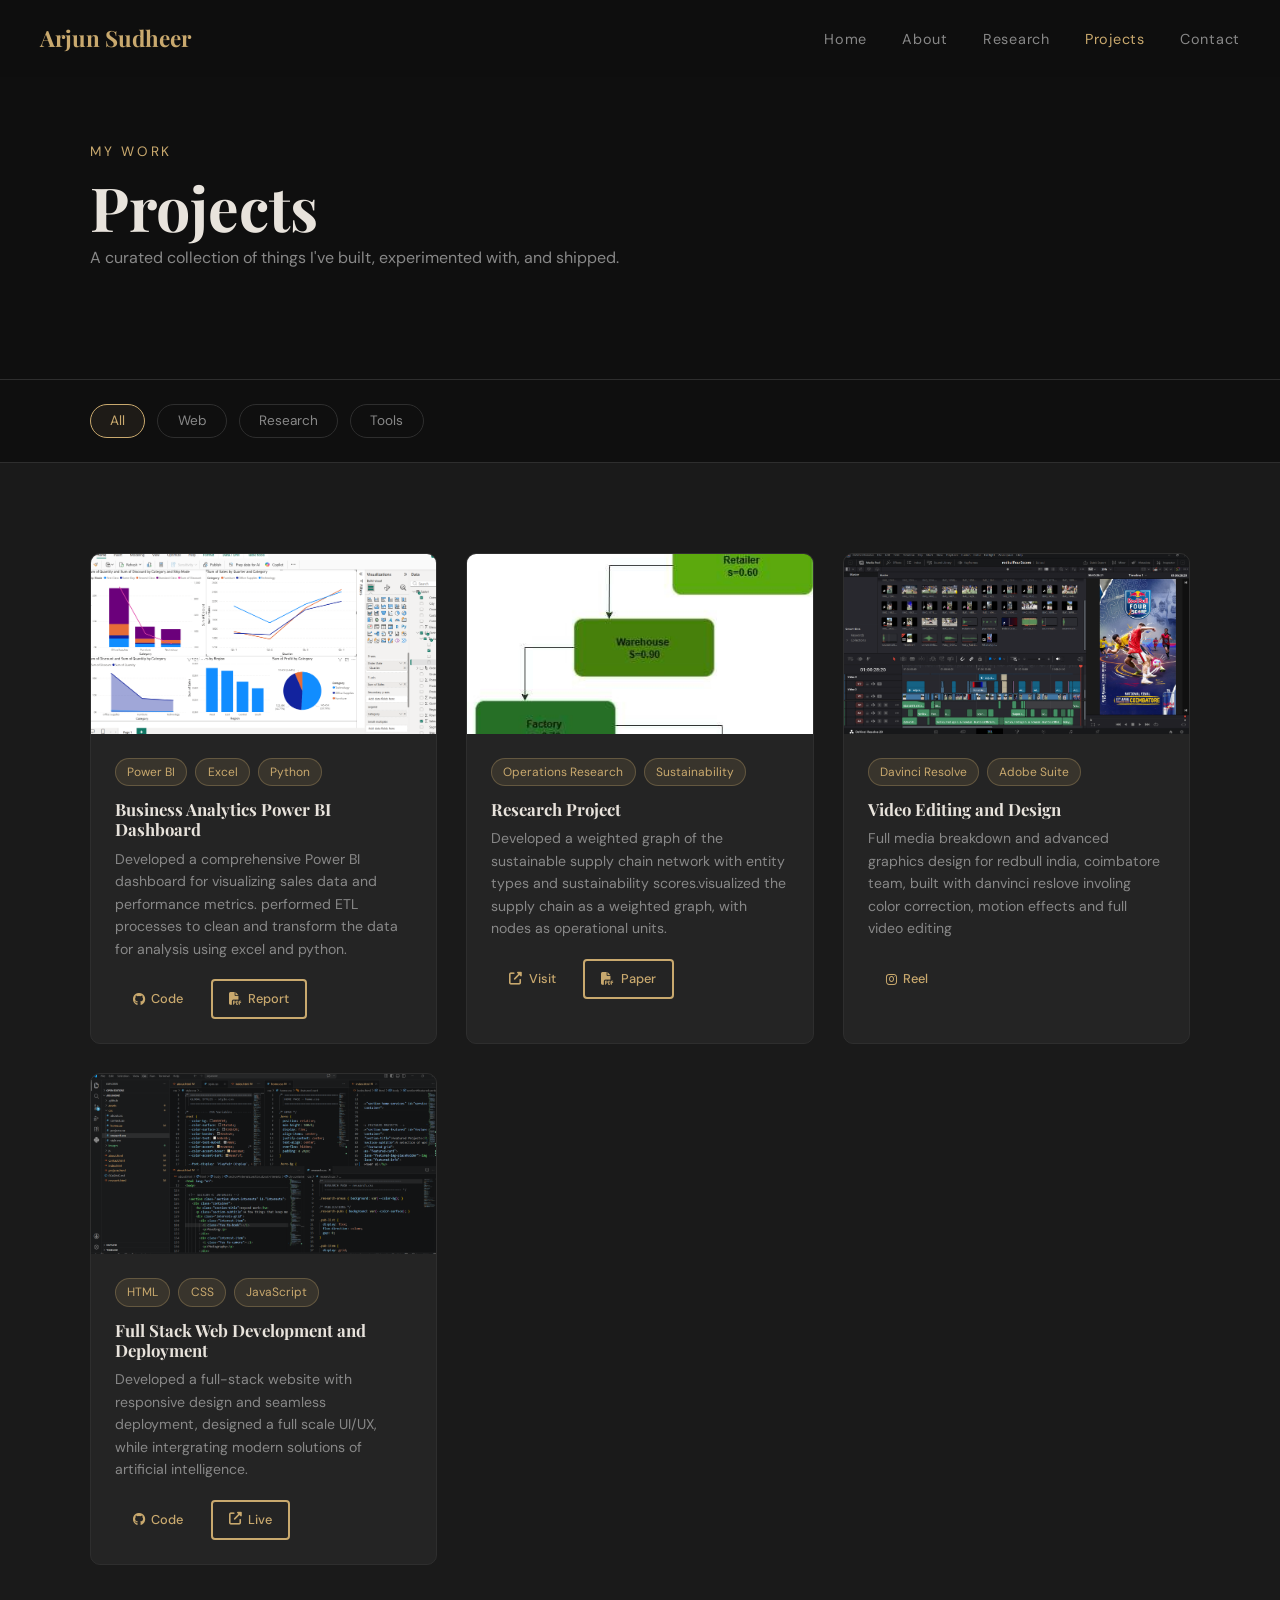
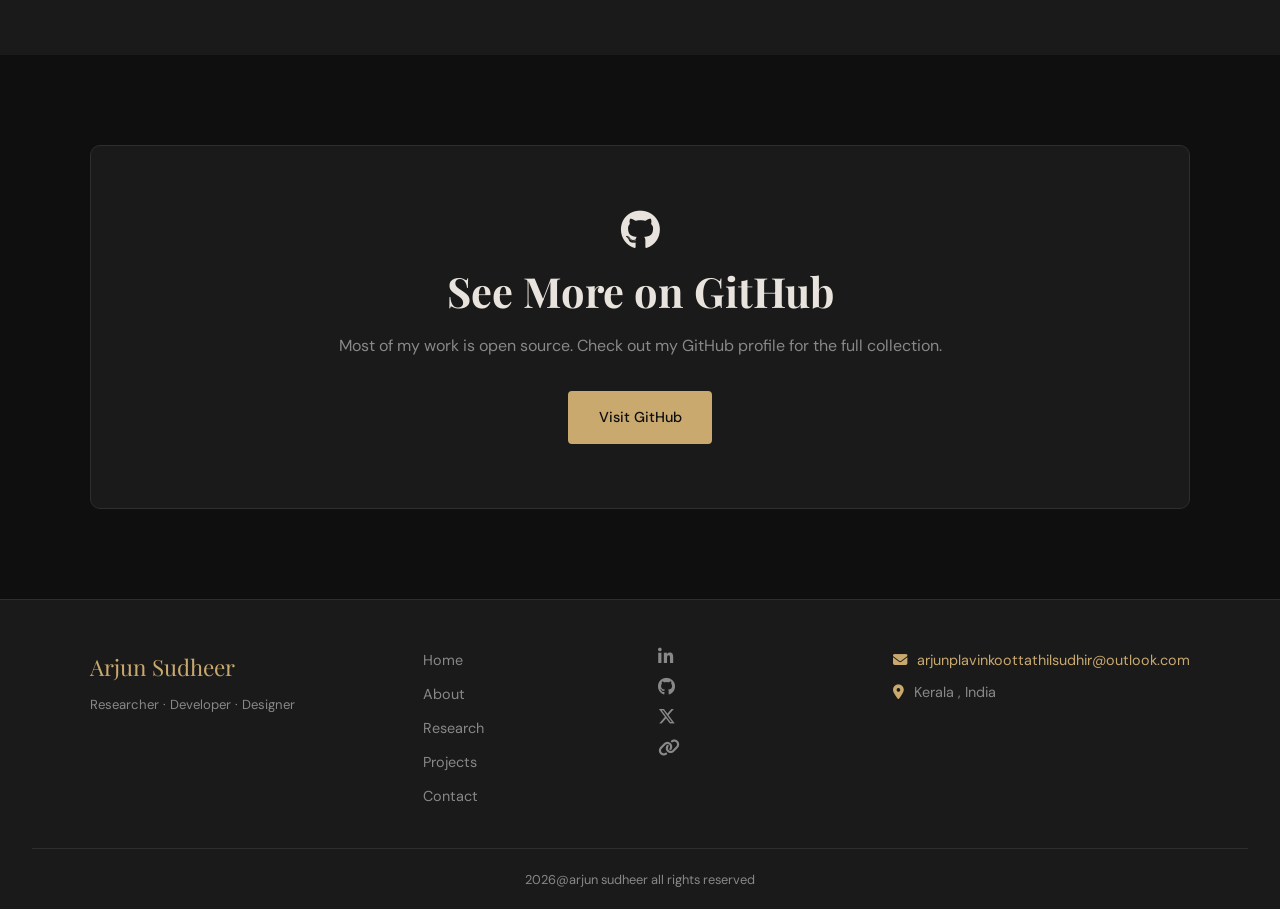
<file: projects.html>
<!DOCTYPE html>
<html lang="en">
<head>
  <meta charset="UTF-8" />
  <meta name="viewport" content="width=device-width, initial-scale=1.0"/>
  <title>Portfolio | Projects</title>
  <link rel="stylesheet" href="css/style.css" />
  <link rel="stylesheet" href="css/projects.css" />
  <link href="https://fonts.googleapis.com/css2?family=Playfair+Display:wght@400;700&family=DM+Sans:wght@300;400;500&display=swap" rel="stylesheet"/>
  <link rel="stylesheet" href="https://cdnjs.cloudflare.com/ajax/libs/font-awesome/6.5.0/css/all.min.css"/>
</head>
<body>

  <!-- NAV -->
  <nav class="navbar" id="navbar">
    <div class="nav-logo">Arjun Sudheer</div>
    <ul class="nav-links">
      <li><a href="index.html">Home</a></li>
      <li><a href="about.html">About</a></li>
      <li><a href="research.html">Research</a></li>
      <li><a href="projects.html" class="active">Projects</a></li>
      <li><a href="contact.html">Contact</a></li>
    </ul>
    <div class="hamburger" id="hamburger">
      <span></span><span></span><span></span>
    </div>
  </nav>

  <!-- SECTION 1: HEADER -->
  <section class="section page-header" id="projects-header">
    <div class="container">
      <p class="hero-sub">My Work</p>
      <h1>Projects</h1>
      <p class="section-subtitle">A curated collection of things I've built, experimented with, and shipped.</p>
    </div>
  </section>

  <!-- SECTION 2: FILTER BUTTONS -->
  <section class="section projects-filter" id="filter">
    <div class="container">
      <div class="filter-btns">
        <button class="filter-btn active" data-filter="all">All</button>
        <button class="filter-btn" data-filter="web">Web</button>
        <button class="filter-btn" data-filter="research">Research</button>
        <button class="filter-btn" data-filter="tool">Tools</button>
      </div>
    </div>
  </section>

  <!-- SECTION 3: PROJECTS GRID -->
  <section class="section projects-grid-section" id="projects-list">
    <div class="container">
      <div class="projects-grid" id="projects-grid">

        <div class="project-card" data-category="web">
          <div class="project-img-placeholder">
            <img src="/images/Powerbi2.png" alt="Project Image" style="width:100%; height:100%; object-fit:cover;"/>
          </div>
          <div class="project-info">
            <div class="project-tags">
              <span class="tag">Power BI</span>
              <span class="tag">Excel</span>
              <span class="tag">Python</span>
            </div>
            <h3>Business Analytics Power BI Dashboard</h3>
            <p>Developed a comprehensive Power BI dashboard for visualizing sales data and performance metrics. performed ETL processes to clean and transform the data for analysis using excel and python.</p>
            <div class="project-links"> 
              <a href="https://github.com/oneAjrun/Superstore-Business-analysis-Project" class="btn btn-small"><i class="fab fa-github"></i> Code</a>
              <a href="/images/Starter_BA_Project_Retail_Sales.docx" class="btn btn-small btn-outline"><i class="fas fa-file-pdf"></i> Report</a>
            </div>
          </div>
        </div>

        <div class="project-card" data-category="research">
          <div class="project-img-placeholder">
            <img src="/images/Weighted-graph-of-the-sustainable-supply-chain-network-with-entity-types-and.jpg" alt="Project Image" style="width:100%; height:100%; object-fit:cover;"/>
          </div>
          <div class="project-info">
            <div class="project-tags">
              <span class="tag">Operations Research</span>
              <span class="tag">Sustainability</span>
            </div>
            <h3>Research Project</h3>
            <p>Developed a weighted graph of the sustainable supply chain network with entity types and sustainability scores.visualized the supply chain as a weighted graph, with nodes as operational units.</p>
            <div class="project-links">
              <a href="#" class="btn btn-small"><i class="fas fa-external-link-alt"></i> Visit</a>
              <a href="" class="btn btn-small btn-outline"><i class="fas fa-file-pdf"></i> Paper</a>
            </div>
          </div>
        </div>

        <div class="project-card" data-category="tool">
          <div class="project-img-placeholder">
            <img src="/images/davinci1.png" alt="Project Image" style="width:100%; height:100%; object-fit:cover;"/>
          </div>
          <div class="project-info">
            <div class="project-tags">
              <span class="tag">Davinci Resolve</span>
              <span class="tag">Adobe Suite</span>
            </div>
            <h3>Video Editing and Design </h3>
            <p>Full media breakdown and advanced graphics design for redbull india, coimbatore team, built with danvinci reslove involing color correction, motion effects and full video editing</p>
            <div class="project-links">
              <a href="" class="btn btn-small"><i class="fab fa-instagram"></i> Reel</a>
            </div>
          </div>
        </div>

        <div class="project-card" data-category="web">
          <div class="project-img-placeholder">
            <img src="/images/coding.png" alt="Project Image" style="width:100%; height:100%; object-fit:cover;"/>
          </div>
          <div class="project-info">
            <div class="project-tags">
              <span class="tag">HTML</span>
              <span class="tag">CSS</span>
              <span class="tag">JavaScript</span>
            </div>
            <h3>Full Stack Web Development and Deployment</h3>
            <p>Developed a full-stack website with responsive design and seamless deployment, designed a full scale UI/UX, while intergrating modern solutions of artificial intelligence.</p>
            <div class="project-links">
              <a href="https://github.com/oneAjrun/arjunone" class="btn btn-small"><i class="fab fa-github"></i> Code</a>
              <a href="hhttps://arjunone.vercel.app/" class="btn btn-small btn-outline"><i class="fas fa-external-link-alt"></i> Live</a>
            </div>
          </div>
        </div>

        <!-- Add more project cards by copying the block above -->

      </div>
    </div>
  </section>

  <!-- SECTION 4: GITHUB CTA -->
  <section class="section projects-github" id="github-cta">
    <div class="container cta-box">
      <i class="fab fa-github" style="font-size: 2.5rem; margin-bottom: 1rem;"></i>
      <h2>See More on GitHub</h2>
      <p>Most of my work is open source. Check out my GitHub profile for the full collection.</p>
      <a href="https://github.com/oneAjrun" target="_blank" class="btn btn-primary">Visit GitHub</a>
    </div>
  </section>

  <!-- FOOTER (same on all pages) -->
  <footer class="footer">
    <div class="footer-inner">
      <div class="footer-brand">
        <span class="footer-logo">Arjun Sudheer</span>
        <p class="footer-tagline">Researcher · Developer · Designer</p>
      </div>
      <div class="footer-links">
        <a href="index.html">Home</a>
        <a href="about.html">About</a>
        <a href="research.html">Research</a>
        <a href="projects.html">Projects</a>
        <a href="contact.html">Contact</a>
      </div>
      <div class="footer-social">
        <a href="https://www.linkedin.com/in/arjun-sudheer/" target="_blank" title="LinkedIn"><i class="fab fa-linkedin-in"></i></a>
        <a href="https://github.com/oneAjrun" target="_blank" title="GitHub"><i class="fab fa-github"></i></a>
        <a href="https://x.com/realgalder" title="Twitter / X"><i class="fab fa-x-twitter"></i></a>
        <a href="https://dribbble.com/onearjun" title="Dribbble"><i class="fas fa-link"></i></a>
      </div>
      <div class="footer-contact-info">
        <p><i class="fas fa-envelope"></i> <a href="mailto:arjunplavinkoottathilsudhir@outlook.com">arjunplavinkoottathilsudhir@outlook.com</a></p>
        <p><i class="fas fa-map-marker-alt"></i> Kerala , India</p>
      </div>
    </div>
    <div class="footer-bottom">
      <p>2026@arjun sudheer all rights reserved</p>
    </div>
  </footer>

  <script src="js/main.js"></script>
  <script src="js/projects.js"></script>
</body>
</html>
</file>
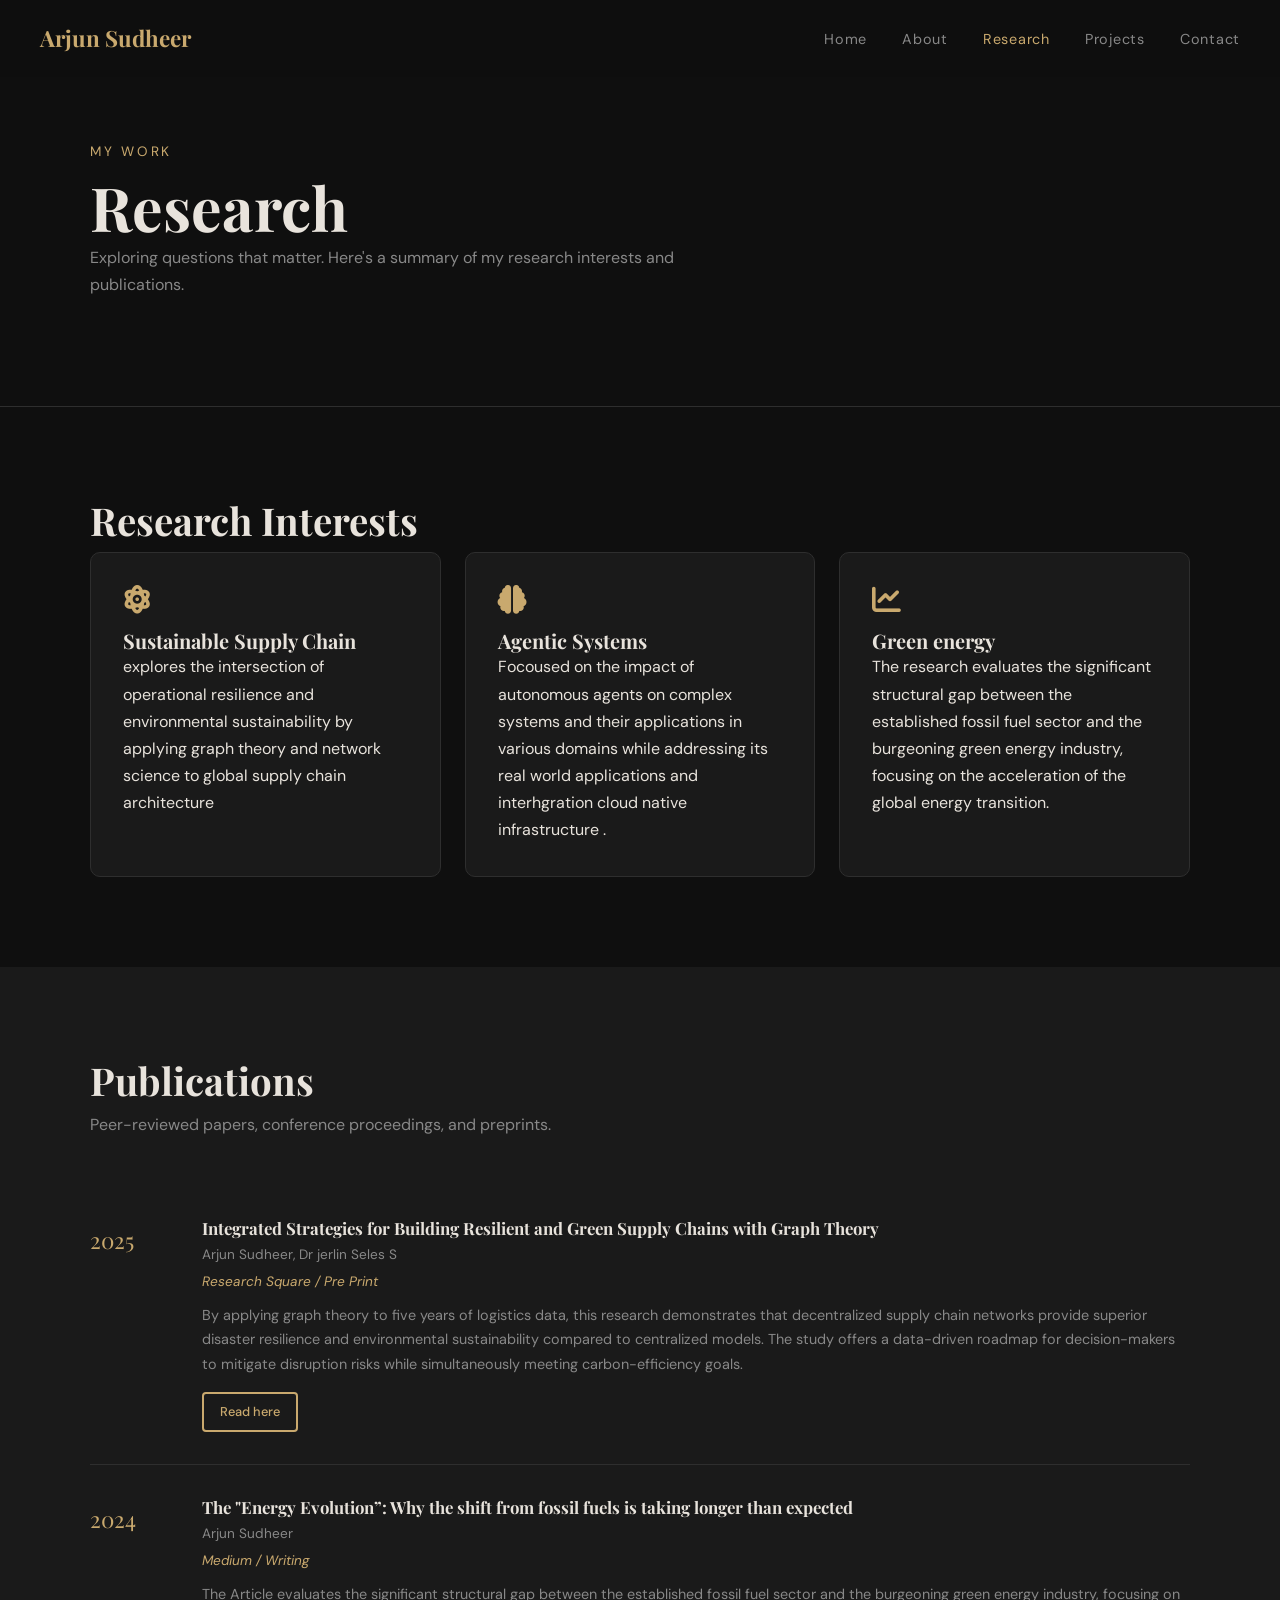
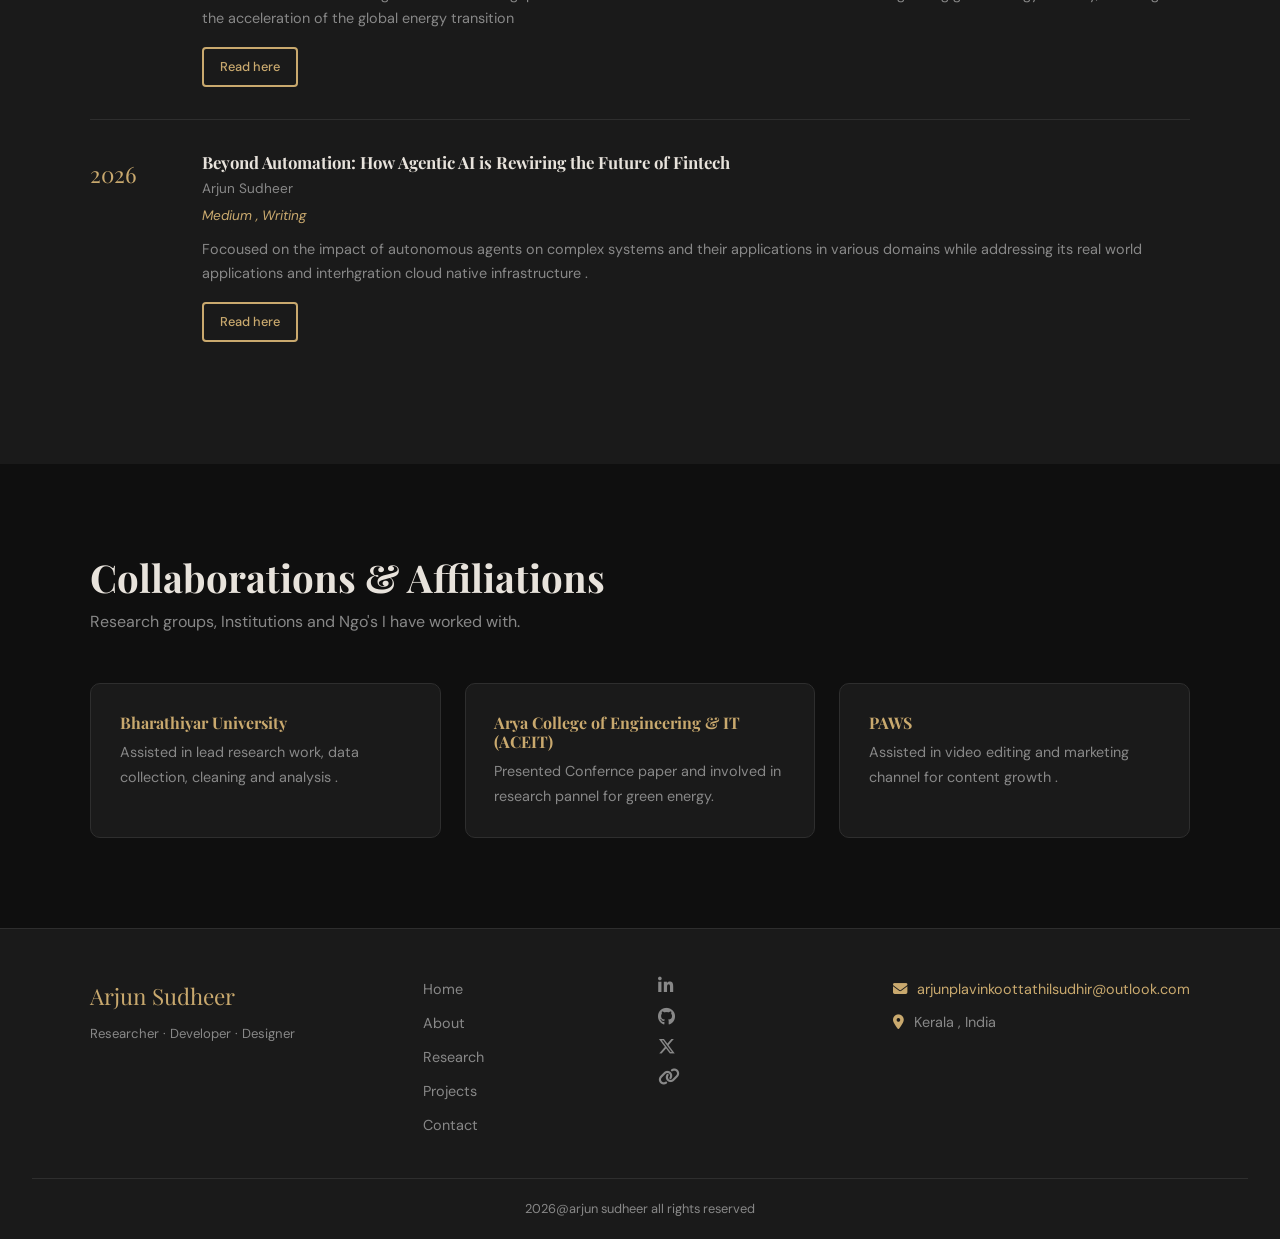
<file: research.html>
<!DOCTYPE html>
<html lang="en">
<head>
  <meta charset="UTF-8" />
  <meta name="viewport" content="width=device-width, initial-scale=1.0"/>
  <title>Portfolio | Research</title>
  <link rel="stylesheet" href="css/style.css" />
  <link rel="stylesheet" href="css/research.css" />
  <link href="https://fonts.googleapis.com/css2?family=Playfair+Display:wght@400;700&family=DM+Sans:wght@300;400;500&display=swap" rel="stylesheet"/>
  <link rel="stylesheet" href="https://cdnjs.cloudflare.com/ajax/libs/font-awesome/6.5.0/css/all.min.css"/>
</head>
<body>

  <!-- NAV -->
  <nav class="navbar" id="navbar">
    <div class="nav-logo">Arjun Sudheer</div>
    <ul class="nav-links">
      <li><a href="index.html">Home</a></li>
      <li><a href="about.html">About</a></li>
      <li><a href="research.html" class="active">Research</a></li>
      <li><a href="projects.html">Projects</a></li>
      <li><a href="contact.html">Contact</a></li>
    </ul>
    <div class="hamburger" id="hamburger">
      <span></span><span></span><span></span>
    </div>
  </nav>

  <!-- SECTION 1: PAGE HEADER -->
  <section class="section page-header" id="research-header">
    <div class="container">
      <p class="hero-sub">My Work</p>
      <h1>Research</h1>
      <p class="section-subtitle">Exploring questions that matter. Here's a summary of my research interests and publications.</p>
    </div>
  </section>

  <!-- SECTION 2: RESEARCH AREAS -->
  <section class="section research-areas" id="areas">
    <div class="container">
      <h2 class="section-title">Research Interests</h2>
      <div class="cards-grid">
        <div class="card">
          <i class="fas fa-atom card-icon"></i>
          <h3>Sustainable Supply Chain </h3>
          <p>explores the intersection of operational resilience and environmental sustainability by applying graph theory and network science to global supply chain architecture</p>
        </div>
        <div class="card">
          <i class="fas fa-brain card-icon"></i>
          <h3>Agentic Systems </h3>
          <p>Focoused on the impact of autonomous agents on complex systems and their applications in various domains while addressing its real world applications and interhgration cloud native infrastructure .</p>
        </div>
        <div class="card">
          <i class="fas fa-chart-line card-icon"></i>
          <h3>Green energy </h3>
          <p>The research evaluates the significant structural gap between the established fossil fuel sector and the burgeoning green energy industry, focusing on the acceleration of the global energy transition. </p>
        </div>
      </div>
    </div>
  </section>

  <!-- SECTION 3: PUBLICATIONS -->
  <section class="section research-pubs" id="publications">
    <div class="container">
      <h2 class="section-title">Publications</h2>
      <p class="section-subtitle">Peer-reviewed papers, conference proceedings, and preprints.</p>

      <div class="pub-list">

        <div class="pub-item">
          <div class="pub-year">2025</div>
          <div class="pub-details">
            <h3 class="pub-title">Integrated Strategies for Building Resilient and Green Supply Chains with Graph Theory</h3>
            <p class="pub-authors">Arjun Sudheer, Dr jerlin Seles S</p>
            <p class="pub-venue"><em> Research Square / Pre Print </em></p>
            <p class="pub-abstract">By applying graph theory to five years of logistics data, this research demonstrates that decentralized supply chain networks provide superior disaster resilience and environmental sustainability compared to centralized models. The study offers a data-driven roadmap for decision-makers to mitigate disruption risks while simultaneously meeting carbon-efficiency goals.</p>
            <div class="pub-links">
              <a href="https://www.researchsquare.com/article/rs-8449461/v1" class="btn btn-small btn-outline">Read here</a>
            </div>
          </div>
        </div>

        <div class="pub-item">
          <div class="pub-year">2024</div>
          <div class="pub-details">
            <h3 class="pub-title">The "Energy Evolution”: Why the shift from fossil fuels is taking longer than expected</h3>
            <p class="pub-authors">Arjun Sudheer</p>
            <p class="pub-venue"><em>Medium / Writing </em></p>
            <p class="pub-abstract">The Article evaluates the significant structural gap between the established fossil fuel sector and the burgeoning green energy industry, focusing on the acceleration of the global energy transition</p>
            <div class="pub-links">
              <a href="https://medium.com/@Onearjunn/the-challenge-of-adopting-evs-why-cant-we-really-close-the-gap-1435da088304" class="btn btn-small btn-outline">Read here</a>
            </div>
          </div>
        </div>

        <div class="pub-item">
          <div class="pub-year">2026</div>
          <div class="pub-details">
            <h3 class="pub-title">Beyond Automation: How Agentic AI is Rewiring the Future of Fintech</h3>
            <p class="pub-authors">Arjun Sudheer</p>
            <p class="pub-venue"><em>Medium  , Writing </em></p>
            <p class="pub-abstract">Focoused on the impact of autonomous agents on complex systems and their applications in various domains while addressing its real world applications and interhgration cloud native infrastructure .</p>
            <div class="pub-links">   
              <a href="https://medium.com/@Onearjunn/beyond-automation-how-agentic-ai-is-rewiring-the-future-of-fintech-7090eb46943e" class="btn btn-small btn-outline">Read here</a>
            </div>
          </div>
        </div>

      </div>
    </div>
  </section>

  <!-- SECTION 4: COLLABORATIONS / LABS -->
  <section class="section research-collab" id="collaborations">
    <div class="container">
      <h2 class="section-title">Collaborations & Affiliations</h2>
      <p class="section-subtitle">Research groups, Institutions and Ngo's I have worked with.</p>
      <div class="collab-grid">
        <div class="collab-card">
          <h3> Bharathiyar University</h3>
          <p>Assisted in lead research work, data collection, cleaning and analysis .</p> 
        </div>
        <div class="collab-card">
          <h3>Arya College of Engineering & IT (ACEIT) </h3>
          <p>Presented Confernce paper and involved in research pannel for green energy.</p>
        </div>
        <div class="collab-card">
          <h3>PAWS</h3>
          <p>Assisted in video editing and marketing channel for content growth .</p>
        </div>
      </div>
    </div>
  </section>

  <!-- FOOTER (same on all pages) -->
  <footer class="footer">
    <div class="footer-inner">
      <div class="footer-brand">
        <span class="footer-logo">Arjun Sudheer</span>
        <p class="footer-tagline">Researcher · Developer · Designer</p>
      </div>
      <div class="footer-links">
        <a href="index.html">Home</a>
        <a href="about.html">About</a>
        <a href="research.html">Research</a>
        <a href="projects.html">Projects</a>
        <a href="contact.html">Contact</a>
      </div>
      <div class="footer-social">
        <a href="https://www.linkedin.com/in/arjun-sudheer/" target="_blank" title="LinkedIn"><i class="fab fa-linkedin-in"></i></a>
        <a href="https://github.com/oneAjrun" target="_blank" title="GitHub"><i class="fab fa-github"></i></a>
        <a href="https://x.com/realgalder" title="Twitter / X"><i class="fab fa-x-twitter"></i></a>
        <a href="https://dribbble.com/onearjun" title="Dribbble"><i class="fas fa-link"></i></a>
      </div>
      <div class="footer-contact-info">
        <p><i class="fas fa-envelope"></i> <a href="mailto:arjunplavinkoottathilsudhir@outlook.com">arjunplavinkoottathilsudhir@outlook.com</a></p>
        <p><i class="fas fa-map-marker-alt"></i> Kerala , India</p>
      </div>
    </div>
    <div class="footer-bottom">
      <p>2026@arjun sudheer all rights reserved</p>
    </div>
  </footer>

  <script src="js/main.js"></script>
</body>
</html>
</file>
<file: css/style.css>
/* ============================================
   GLOBAL STYLES — style.css
   ============================================ */

/* ---------- CSS Variables ---------- */
:root {
  --color-bg: #0f0f0f;
  --color-surface: #1a1a1a;
  --color-surface-2: #242424;
  --color-border: #2e2e2e;
  --color-text: #e8e3dc;
  --color-text-muted: #888;
  --color-accent: #c9a96e;        /* warm gold */
  --color-accent-hover: #e0c080;
  --color-accent-dark: #8a6f3f;

  --font-display: 'Playfair Display', Georgia, serif;
  --font-body: 'DM Sans', sans-serif;

  --radius: 10px;
  --transition: 0.3s ease;
  --max-width: 1100px;
}

/* ---------- Reset & Base ---------- */
*, *::before, *::after { box-sizing: border-box; margin: 0; padding: 0; }

html { scroll-behavior: smooth; }

body {
  background: var(--color-bg);
  color: var(--color-text);
  font-family: var(--font-body);
  font-size: 1rem;
  line-height: 1.7;
  -webkit-font-smoothing: antialiased;
}

img { max-width: 100%; display: block; }
a { color: var(--color-accent); text-decoration: none; transition: color var(--transition); }
a:hover { color: var(--color-accent-hover); }

/* ---------- Section Layout ---------- */
.section {
  padding: 90px 24px;
}

.container {
  max-width: var(--max-width);
  margin: 0 auto;
  width: 100%;
}

/* ---------- Typography ---------- */
h1, h2, h3, h4 {
  font-family: var(--font-display);
  line-height: 1.2;
}

h1 { font-size: clamp(2.2rem, 5vw, 3.8rem); }
h2 { font-size: clamp(1.8rem, 3.5vw, 2.6rem); }
h3 { font-size: 1.25rem; }

.section-title {
  font-family: var(--font-display);
  font-size: clamp(1.8rem, 3vw, 2.4rem);
  margin-bottom: 0.5rem;
  color: var(--color-text);
}

.section-subtitle {
  color: var(--color-text-muted);
  max-width: 600px;
  margin-bottom: 3rem;
}

.hero-sub {
  font-size: 0.85rem;
  letter-spacing: 0.2em;
  text-transform: uppercase;
  color: var(--color-accent);
  margin-bottom: 0.5rem;
}

.accent { color: var(--color-accent); }

/* ---------- Buttons ---------- */
.btn {
  display: inline-block;
  padding: 0.75rem 1.8rem;
  border-radius: 4px;
  font-family: var(--font-body);
  font-size: 0.9rem;
  font-weight: 500;
  cursor: pointer;
  transition: all var(--transition);
  border: 2px solid transparent;
}

.btn-primary {
  background: var(--color-accent);
  color: #0f0f0f;
  border-color: var(--color-accent);
}
.btn-primary:hover {
  background: var(--color-accent-hover);
  border-color: var(--color-accent-hover);
  color: #0f0f0f;
}

.btn-outline {
  background: transparent;
  color: var(--color-accent);
  border-color: var(--color-accent);
}
.btn-outline:hover {
  background: var(--color-accent);
  color: #0f0f0f;
}

.btn-small {
  padding: 0.45rem 1rem;
  font-size: 0.8rem;
}

.btn-full { width: 100%; text-align: center; }

/* ---------- Cards ---------- */
.cards-grid {
  display: grid;
  grid-template-columns: repeat(auto-fit, minmax(250px, 1fr));
  gap: 1.5rem;
}

.card {
  background: var(--color-surface);
  border: 1px solid var(--color-border);
  border-radius: var(--radius);
  padding: 2rem;
  transition: transform var(--transition), border-color var(--transition);
}
.card:hover {
  transform: translateY(-4px);
  border-color: var(--color-accent);
}

.card-icon {
  font-size: 1.8rem;
  color: var(--color-accent);
  margin-bottom: 1rem;
}

/* ---------- Page Header (inner pages) ---------- */
.page-header {
  padding-top: 140px;
  padding-bottom: 60px;
  border-bottom: 1px solid var(--color-border);
}

/* ---------- CTA Box ---------- */
.cta-box {
  text-align: center;
  background: var(--color-surface);
  border: 1px solid var(--color-border);
  border-radius: var(--radius);
  padding: 4rem 2rem;
}
.cta-box h2 { margin-bottom: 1rem; }
.cta-box p { color: var(--color-text-muted); margin-bottom: 2rem; }

/* ============================================
   NAVBAR
   ============================================ */
.navbar {
  position: fixed;
  top: 0; left: 0;
  width: 100%;
  z-index: 999;
  display: flex;
  align-items: center;
  justify-content: space-between;
  padding: 1.2rem 2.5rem;
  background: rgba(15, 15, 15, 0.85);
  backdrop-filter: blur(12px);
  border-bottom: 1px solid transparent;
  transition: border-color 0.3s, padding 0.3s;
}
.navbar.scrolled {
  border-bottom-color: var(--color-border);
  padding: 0.9rem 2.5rem;
}

.nav-logo {
  font-family: var(--font-display);
  font-size: 1.4rem;
  color: var(--color-accent);
  font-weight: 700;
}

.nav-links {
  list-style: none;
  display: flex;
  gap: 2.2rem;
}
.nav-links a {
  font-size: 0.9rem;
  letter-spacing: 0.05em;
  color: var(--color-text-muted);
  font-weight: 400;
  transition: color var(--transition);
}
.nav-links a:hover,
.nav-links a.active {
  color: var(--color-accent);
}

.hamburger {
  display: none;
  flex-direction: column;
  gap: 5px;
  cursor: pointer;
}
.hamburger span {
  display: block;
  width: 24px;
  height: 2px;
  background: var(--color-text);
  border-radius: 2px;
  transition: all 0.3s;
}

/* ============================================
   FOOTER
   ============================================ */
.footer {
  background: var(--color-surface);
  border-top: 1px solid var(--color-border);
  padding: 3rem 2rem 0;
  color: var(--color-text-muted);
  font-size: 0.9rem;
}

.footer-inner {
  max-width: var(--max-width);
  margin: 0 auto;
  display: grid;
  grid-template-columns: 1.5fr 1fr 1fr 1.2fr;
  gap: 2.5rem;
  padding-bottom: 2.5rem;
}

.footer-logo {
  font-family: var(--font-display);
  font-size: 1.4rem;
  color: var(--color-accent);
  display: block;
  margin-bottom: 0.5rem;
}

.footer-tagline { font-size: 0.82rem; }

.footer-links {
  display: flex;
  flex-direction: column;
  gap: 0.6rem;
}
.footer-links a {
  color: var(--color-text-muted);
  transition: color var(--transition);
}
.footer-links a:hover { color: var(--color-accent); }

.footer-social {
  display: flex;
  flex-direction: column;
  gap: 0.8rem;
}
.footer-social a {
  display: flex;
  align-items: center;
  gap: 0.6rem;
  color: var(--color-text-muted);
  font-size: 1.1rem;
  transition: color var(--transition);
}
.footer-social a:hover { color: var(--color-accent); }

.footer-contact-info p {
  display: flex;
  align-items: center;
  gap: 0.6rem;
  margin-bottom: 0.5rem;
}
.footer-contact-info i { color: var(--color-accent); }

.footer-bottom {
  border-top: 1px solid var(--color-border);
  text-align: center;
  padding: 1.2rem 0;
  font-size: 0.8rem;
}

/* ============================================
   SCROLL-REVEAL ANIMATION
   ============================================ */
.reveal {
  opacity: 0;
  transform: translateY(30px);
  transition: opacity 0.7s ease, transform 0.7s ease;
}
.reveal.visible {
  opacity: 1;
  transform: translateY(0);
}

/* ============================================
   RESPONSIVE
   ============================================ */
@media (max-width: 900px) {
  .footer-inner {
    grid-template-columns: 1fr 1fr;
  }
}

@media (max-width: 650px) {
  .nav-links {
    display: none;
    position: absolute;
    top: 100%; left: 0;
    width: 100%;
    flex-direction: column;
    background: var(--color-surface);
    padding: 1.5rem 2rem;
    gap: 1.2rem;
    border-bottom: 1px solid var(--color-border);
  }
  .nav-links.open { display: flex; }
  .hamburger { display: flex; }

  .footer-inner {
    grid-template-columns: 1fr;
  }

  .section { padding: 60px 16px; }
}
</file>
<file: css/home.css>
/* ============================================
   HOME PAGE — home.css
   ============================================ */

/* HERO */
.hero {
  position: relative;
  min-height: 100vh;
  display: flex;
  align-items: center;
  justify-content: center;
  text-align: center;
  overflow: hidden;
  padding: 0 24px;
}

.hero-bg {
  position: absolute;
  inset: 0;
  z-index: 0;
}

.hero-img {
  width: 100%;
  height: 100%;
  object-fit: cover;
  /* Remove the line below if you have a real image */
  background: #1a1a1a;
}

.hero-overlay {
  position: absolute;
  inset: 0;
  background: linear-gradient(
    to bottom,
    rgba(10, 10, 10, 0.6) 0%,
    rgba(10, 10, 10, 0.75) 60%,
    rgba(10, 10, 10, 1) 100%
  );
}

.hero-content {
  position: relative;
  z-index: 1;
  max-width: 720px;
}

.hero-title {
  font-size: clamp(3rem, 7vw, 5.5rem);
  line-height: 1;
  margin-bottom: 0.6rem;
  color: var(--color-text);
}

.hero-role {
  font-size: 1rem;
  letter-spacing: 0.2em;
  text-transform: uppercase;
  color: var(--color-text-muted);
  margin-bottom: 2.5rem;
}

.hero-btns {
  display: flex;
  gap: 1rem;
  justify-content: center;
  flex-wrap: wrap;
}

/* Scroll hint */
.scroll-hint {
  position: absolute;
  bottom: 2rem;
  left: 50%;
  transform: translateX(-50%);
  z-index: 1;
  display: flex;
  flex-direction: column;
  align-items: center;
  gap: 0.4rem;
  color: var(--color-text-muted);
  font-size: 0.75rem;
  letter-spacing: 0.1em;
  text-transform: uppercase;
  animation: bounce 2s infinite;
}

@keyframes bounce {
  0%, 100% { transform: translateX(-50%) translateY(0); }
  50% { transform: translateX(-50%) translateY(8px); }
}

/* SERVICES SECTION */
.home-services {
  background: var(--color-bg);
}

/* FEATURED PROJECTS */
.home-featured { background: var(--color-surface); }

.featured-grid {
  display: grid;
  grid-template-columns: repeat(auto-fit, minmax(300px, 1fr));
  gap: 2rem;
}

.featured-card {
  background: var(--color-surface-2);
  border: 1px solid var(--color-border);
  border-radius: var(--radius);
  overflow: hidden;
  transition: transform var(--transition), border-color var(--transition);
}
.featured-card:hover {
  transform: translateY(-5px);
  border-color: var(--color-accent);
}

..featured-img-placeholder {
  height: 200px;
  border: 1px solid var(--color-border);
  background: var(--color-surface-2);
  box-sizing: border-box;
  margin: 0;
  display: flex;
  align-items: center;
  justify-content: center;
  color: var(--color-text-muted);
  font-size: 0.85rem;
  line-height: 0;
  /* Replace with real image:
     background: url('images/project.jpg') center/cover no-repeat;
  */
}

.featured-img-placeholder img {
  display: block;
  width: 100%;
  height: 100%;
  object-fit: cover;
}

.featured-info {
  padding: 1.5rem;
  margin: 0;
  box-sizing: border-box;
}
.featured-info h3 { margin-bottom: 0.5rem; }
.featured-info p { color: var(--color-text-muted); margin-bottom: 1rem; font-size: 0.9rem; }

/* CTA */
.home-cta { background: var(--color-bg); }

@media (max-width: 600px) {
  .hero-btns { flex-direction: column; align-items: center; }
}
</file>
<file: arjun_web/css/style.css>
/* ============================================
   GLOBAL STYLES — style.css
   ============================================ */

/* ---------- CSS Variables ---------- */
:root {
  --color-bg: #0f0f0f;
  --color-surface: #1a1a1a;
  --color-surface-2: #242424;
  --color-border: #2e2e2e;
  --color-text: #e8e3dc;
  --color-text-muted: #888;
  --color-accent: #c9a96e;        /* warm gold */
  --color-accent-hover: #e0c080;
  --color-accent-dark: #8a6f3f;

  --font-display: 'Playfair Display', Georgia, serif;
  --font-body: 'DM Sans', sans-serif;

  --radius: 10px;
  --transition: 0.3s ease;
  --max-width: 1100px;
}

/* ---------- Reset & Base ---------- */
*, *::before, *::after { box-sizing: border-box; margin: 0; padding: 0; }

html { scroll-behavior: smooth; }

body {
  background: var(--color-bg);
  color: var(--color-text);
  font-family: var(--font-body);
  font-size: 1rem;
  line-height: 1.7;
  -webkit-font-smoothing: antialiased;
}

img { max-width: 100%; display: block; }
a { color: var(--color-accent); text-decoration: none; transition: color var(--transition); }
a:hover { color: var(--color-accent-hover); }

/* ---------- Section Layout ---------- */
.section {
  padding: 90px 24px;
}

.container {
  max-width: var(--max-width);
  margin: 0 auto;
  width: 100%;
}

/* ---------- Typography ---------- */
h1, h2, h3, h4 {
  font-family: var(--font-display);
  line-height: 1.2;
}

h1 { font-size: clamp(2.2rem, 5vw, 3.8rem); }
h2 { font-size: clamp(1.8rem, 3.5vw, 2.6rem); }
h3 { font-size: 1.25rem; }

.section-title {
  font-family: var(--font-display);
  font-size: clamp(1.8rem, 3vw, 2.4rem);
  margin-bottom: 0.5rem;
  color: var(--color-text);
}

.section-subtitle {
  color: var(--color-text-muted);
  max-width: 600px;
  margin-bottom: 3rem;
}

.hero-sub {
  font-size: 0.85rem;
  letter-spacing: 0.2em;
  text-transform: uppercase;
  color: var(--color-accent);
  margin-bottom: 0.5rem;
}

.accent { color: var(--color-accent); }

/* ---------- Buttons ---------- */
.btn {
  display: inline-block;
  padding: 0.75rem 1.8rem;
  border-radius: 4px;
  font-family: var(--font-body);
  font-size: 0.9rem;
  font-weight: 500;
  cursor: pointer;
  transition: all var(--transition);
  border: 2px solid transparent;
}

.btn-primary {
  background: var(--color-accent);
  color: #0f0f0f;
  border-color: var(--color-accent);
}
.btn-primary:hover {
  background: var(--color-accent-hover);
  border-color: var(--color-accent-hover);
  color: #0f0f0f;
}

.btn-outline {
  background: transparent;
  color: var(--color-accent);
  border-color: var(--color-accent);
}
.btn-outline:hover {
  background: var(--color-accent);
  color: #0f0f0f;
}

.btn-small {
  padding: 0.45rem 1rem;
  font-size: 0.8rem;
}

.btn-full { width: 100%; text-align: center; }

/* ---------- Cards ---------- */
.cards-grid {
  display: grid;
  grid-template-columns: repeat(auto-fit, minmax(250px, 1fr));
  gap: 1.5rem;
}

.card {
  background: var(--color-surface);
  border: 1px solid var(--color-border);
  border-radius: var(--radius);
  padding: 2rem;
  transition: transform var(--transition), border-color var(--transition);
}
.card:hover {
  transform: translateY(-4px);
  border-color: var(--color-accent);
}

.card-icon {
  font-size: 1.8rem;
  color: var(--color-accent);
  margin-bottom: 1rem;
}

/* ---------- Page Header (inner pages) ---------- */
.page-header {
  padding-top: 140px;
  padding-bottom: 60px;
  border-bottom: 1px solid var(--color-border);
}

/* ---------- CTA Box ---------- */
.cta-box {
  text-align: center;
  background: var(--color-surface);
  border: 1px solid var(--color-border);
  border-radius: var(--radius);
  padding: 4rem 2rem;
}
.cta-box h2 { margin-bottom: 1rem; }
.cta-box p { color: var(--color-text-muted); margin-bottom: 2rem; }

/* ============================================
   NAVBAR
   ============================================ */
.navbar {
  position: fixed;
  top: 0; left: 0;
  width: 100%;
  z-index: 999;
  display: flex;
  align-items: center;
  justify-content: space-between;
  padding: 1.2rem 2.5rem;
  background: rgba(15, 15, 15, 0.85);
  backdrop-filter: blur(12px);
  border-bottom: 1px solid transparent;
  transition: border-color 0.3s, padding 0.3s;
}
.navbar.scrolled {
  border-bottom-color: var(--color-border);
  padding: 0.9rem 2.5rem;
}

.nav-logo {
  font-family: var(--font-display);
  font-size: 1.4rem;
  color: var(--color-accent);
  font-weight: 700;
}

.nav-links {
  list-style: none;
  display: flex;
  gap: 2.2rem;
}
.nav-links a {
  font-size: 0.9rem;
  letter-spacing: 0.05em;
  color: var(--color-text-muted);
  font-weight: 400;
  transition: color var(--transition);
}
.nav-links a:hover,
.nav-links a.active {
  color: var(--color-accent);
}

.hamburger {
  display: none;
  flex-direction: column;
  gap: 5px;
  cursor: pointer;
}
.hamburger span {
  display: block;
  width: 24px;
  height: 2px;
  background: var(--color-text);
  border-radius: 2px;
  transition: all 0.3s;
}

/* ============================================
   FOOTER
   ============================================ */
.footer {
  background: var(--color-surface);
  border-top: 1px solid var(--color-border);
  padding: 3rem 2rem 0;
  color: var(--color-text-muted);
  font-size: 0.9rem;
}

.footer-inner {
  max-width: var(--max-width);
  margin: 0 auto;
  display: grid;
  grid-template-columns: 1.5fr 1fr 1fr 1.2fr;
  gap: 2.5rem;
  padding-bottom: 2.5rem;
}

.footer-logo {
  font-family: var(--font-display);
  font-size: 1.4rem;
  color: var(--color-accent);
  display: block;
  margin-bottom: 0.5rem;
}

.footer-tagline { font-size: 0.82rem; }

.footer-links {
  display: flex;
  flex-direction: column;
  gap: 0.6rem;
}
.footer-links a {
  color: var(--color-text-muted);
  transition: color var(--transition);
}
.footer-links a:hover { color: var(--color-accent); }

.footer-social {
  display: flex;
  flex-direction: column;
  gap: 0.8rem;
}
.footer-social a {
  display: flex;
  align-items: center;
  gap: 0.6rem;
  color: var(--color-text-muted);
  font-size: 1.1rem;
  transition: color var(--transition);
}
.footer-social a:hover { color: var(--color-accent); }

.footer-contact-info p {
  display: flex;
  align-items: center;
  gap: 0.6rem;
  margin-bottom: 0.5rem;
}
.footer-contact-info i { color: var(--color-accent); }

.footer-bottom {
  border-top: 1px solid var(--color-border);
  text-align: center;
  padding: 1.2rem 0;
  font-size: 0.8rem;
}

/* ============================================
   SCROLL-REVEAL ANIMATION
   ============================================ */
.reveal {
  opacity: 0;
  transform: translateY(30px);
  transition: opacity 0.7s ease, transform 0.7s ease;
}
.reveal.visible {
  opacity: 1;
  transform: translateY(0);
}

/* ============================================
   RESPONSIVE
   ============================================ */
@media (max-width: 900px) {
  .footer-inner {
    grid-template-columns: 1fr 1fr;
  }
}

@media (max-width: 650px) {
  .nav-links {
    display: none;
    position: absolute;
    top: 100%; left: 0;
    width: 100%;
    flex-direction: column;
    background: var(--color-surface);
    padding: 1.5rem 2rem;
    gap: 1.2rem;
    border-bottom: 1px solid var(--color-border);
  }
  .nav-links.open { display: flex; }
  .hamburger { display: flex; }

  .footer-inner {
    grid-template-columns: 1fr;
  }

  .section { padding: 60px 16px; }
}
</file>
<file: arjun_web/css/home.css>
/* ============================================
   HOME PAGE — home.css
   ============================================ */

/* HERO */
.hero {
  position: relative;
  min-height: 100vh;
  display: flex;
  align-items: center;
  justify-content: center;
  text-align: center;
  overflow: hidden;
  padding: 0 24px;
}

.hero-bg {
  position: absolute;
  inset: 0;
  z-index: 0;
}

.hero-img {
  width: 100%;
  height: 100%;
  object-fit: cover;
  /* Remove the line below if you have a real image */
  background: #1a1a1a;
}

.hero-overlay {
  position: absolute;
  inset: 0;
  background: linear-gradient(
    to bottom,
    rgba(10, 10, 10, 0.6) 0%,
    rgba(10, 10, 10, 0.75) 60%,
    rgba(10, 10, 10, 1) 100%
  );
}

.hero-content {
  position: relative;
  z-index: 1;
  max-width: 720px;
}

.hero-title {
  font-size: clamp(3rem, 7vw, 5.5rem);
  line-height: 1;
  margin-bottom: 0.6rem;
  color: var(--color-text);
}

.hero-role {
  font-size: 1rem;
  letter-spacing: 0.2em;
  text-transform: uppercase;
  color: var(--color-text-muted);
  margin-bottom: 2.5rem;
}

.hero-btns {
  display: flex;
  gap: 1rem;
  justify-content: center;
  flex-wrap: wrap;
}

/* Scroll hint */
.scroll-hint {
  position: absolute;
  bottom: 2rem;
  left: 50%;
  transform: translateX(-50%);
  z-index: 1;
  display: flex;
  flex-direction: column;
  align-items: center;
  gap: 0.4rem;
  color: var(--color-text-muted);
  font-size: 0.75rem;
  letter-spacing: 0.1em;
  text-transform: uppercase;
  animation: bounce 2s infinite;
}

@keyframes bounce {
  0%, 100% { transform: translateX(-50%) translateY(0); }
  50% { transform: translateX(-50%) translateY(8px); }
}

/* SERVICES SECTION */
.home-services {
  background: var(--color-bg);
}

/* FEATURED PROJECTS */
.home-featured { background: var(--color-surface); }

.featured-grid {
  display: grid;
  grid-template-columns: repeat(auto-fit, minmax(300px, 1fr));
  gap: 2rem;
}

.featured-card {
  background: var(--color-surface-2);
  border: 1px solid var(--color-border);
  border-radius: var(--radius);
  overflow: hidden;
  transition: transform var(--transition), border-color var(--transition);
}
.featured-card:hover {
  transform: translateY(-5px);
  border-color: var(--color-accent);
}

.featured-img-placeholder {
  height: 200px;
  background: var(--color-border);
  display: flex;
  align-items: center;
  justify-content: center;
  color: var(--color-text-muted);
  font-size: 0.85rem;
  /* Replace with real image:
     background: url('images/project.jpg') center/cover no-repeat;
  */
}

.featured-info {
  padding: 1.5rem;
}
.featured-info h3 { margin-bottom: 0.5rem; }
.featured-info p { color: var(--color-text-muted); margin-bottom: 1rem; font-size: 0.9rem; }

/* CTA */
.home-cta { background: var(--color-bg); }

@media (max-width: 600px) {
  .hero-btns { flex-direction: column; align-items: center; }
}
</file>
<file: css/about.css>
/* ============================================
   ABOUT PAGE — about.css
   ============================================ */

.about-hero {
  padding-top: 140px;
  background: var(--color-bg);
}

.about-intro-grid {
  display: grid;
  grid-template-columns: 280px 1fr;
  gap: 4rem;
  align-items: center;
}

.about-photo-wrap {
  position: relative;
}

.about-photo {
  width: 100%;
  border-radius: var(--radius);
  border: 3px solid var(--color-accent);
  aspect-ratio: 3/4;
  object-fit: cover;
  /* Fallback if no image yet */
  background: var(--color-surface);
  min-height: 320px;
}

.about-bio {
  color: var(--color-text-muted);
  margin-bottom: 1rem;
  font-size: 1rem;
  line-height: 1.8;
}

/* SKILLS */
.about-skills { background: var(--color-surface); }

.skills-grid {
  display: grid;
  grid-template-columns: repeat(auto-fit, minmax(200px, 1fr));
  gap: 1.5rem;
}

.skill-group {
  background: var(--color-surface-2);
  border: 1px solid var(--color-border);
  border-radius: var(--radius);
  padding: 1.5rem;
}
.skill-group h3 {
  font-family: var(--font-display);
  font-size: 1rem;
  color: var(--color-accent);
  margin-bottom: 1rem;
}
.skill-group ul {
  list-style: none;
  display: flex;
  flex-direction: column;
  gap: 0.5rem;
}
.skill-group li {
  font-size: 0.9rem;
  color: var(--color-text-muted);
  padding-left: 1rem;
  position: relative;
}
.skill-group li::before {
  content: '▸';
  position: absolute;
  left: 0;
  color: var(--color-accent);
}

/* TIMELINE */
.about-timeline { background: var(--color-bg); }

.timeline {
  position: relative;
  padding-left: 2rem;
  border-left: 2px solid var(--color-border);
  display: flex;
  flex-direction: column;
  gap: 2.5rem;
}

.timeline-item {
  position: relative;
}

.timeline-dot {
  position: absolute;
  left: -2.55rem;
  top: 0.4rem;
  width: 12px;
  height: 12px;
  border-radius: 50%;
  background: var(--color-accent);
  border: 2px solid var(--color-bg);
}

.timeline-date {
  font-size: 0.8rem;
  letter-spacing: 0.1em;
  color: var(--color-accent);
  text-transform: uppercase;
  display: block;
  margin-bottom: 0.3rem;
}

.timeline-content h3 { margin-bottom: 0.25rem; font-size: 1.1rem; }

.timeline-org {
  color: var(--color-text-muted);
  font-size: 0.85rem;
  margin-bottom: 0.4rem;
}

.timeline-content p {
  color: var(--color-text-muted);
  font-size: 0.9rem;
}

/* INTERESTS */
.about-interests { background: var(--color-surface); }

.interests-grid {
  display: flex;
  flex-wrap: wrap;
  gap: 1.5rem;
}

.interest-item {
  display: flex;
  flex-direction: column;
  align-items: center;
  gap: 0.5rem;
  background: var(--color-surface-2);
  border: 1px solid var(--color-border);
  border-radius: var(--radius);
  padding: 1.5rem 2rem;
  min-width: 120px;
  transition: border-color var(--transition);
}
.interest-item:hover { border-color: var(--color-accent); }
.interest-item i { font-size: 1.6rem; color: var(--color-accent); }
.interest-item p { font-size: 0.85rem; color: var(--color-text-muted); }

@media (max-width: 700px) {
  .about-intro-grid { grid-template-columns: 1fr; }
  .about-photo { aspect-ratio: 1/1; }
}
</file>
<file: css/contact.css>
/* ============================================
   CONTACT PAGE — contact.css
   ============================================ */

.contact-main { background: var(--color-surface); }

.contact-grid {
  display: grid;
  grid-template-columns: 1fr 1.3fr;
  gap: 4rem;
  align-items: start;
}

/* INFO BLOCK */
.contact-info-block h2 {
  font-family: var(--font-display);
  font-size: 1.8rem;
  margin-bottom: 1rem;
}
.contact-info-block > p {
  color: var(--color-text-muted);
  margin-bottom: 2rem;
  line-height: 1.8;
}

.contact-detail {
  display: flex;
  align-items: flex-start;
  gap: 1rem;
  margin-bottom: 1.5rem;
}
.contact-detail i {
  font-size: 1.1rem;
  color: var(--color-accent);
  margin-top: 0.2rem;
  width: 20px;
  flex-shrink: 0;
}
.contact-detail strong {
  display: block;
  font-size: 0.8rem;
  text-transform: uppercase;
  letter-spacing: 0.1em;
  color: var(--color-text-muted);
  margin-bottom: 0.2rem;
}
.contact-detail p,
.contact-detail a {
  color: var(--color-text);
  font-size: 0.95rem;
}
.contact-detail a:hover { color: var(--color-accent); }

/* FORM */
.contact-form-block {
  background: var(--color-surface-2);
  border: 1px solid var(--color-border);
  border-radius: var(--radius);
  padding: 2.5rem;
}

.form-group {
  margin-bottom: 1.4rem;
}
.form-group label {
  display: block;
  font-size: 0.82rem;
  text-transform: uppercase;
  letter-spacing: 0.1em;
  color: var(--color-text-muted);
  margin-bottom: 0.4rem;
}
.form-group input,
.form-group textarea {
  width: 100%;
  background: var(--color-surface);
  border: 1px solid var(--color-border);
  border-radius: 6px;
  padding: 0.75rem 1rem;
  color: var(--color-text);
  font-family: var(--font-body);
  font-size: 0.95rem;
  transition: border-color var(--transition);
  resize: vertical;
}
.form-group input:focus,
.form-group textarea:focus {
  outline: none;
  border-color: var(--color-accent);
}
.form-group input::placeholder,
.form-group textarea::placeholder {
  color: var(--color-text-muted);
}

.form-note {
  text-align: center;
  font-size: 0.78rem;
  color: var(--color-text-muted);
  margin-top: 0.75rem;
}

/* SOCIAL GRID */
.contact-social { background: var(--color-bg); }

.social-grid {
  display: flex;
  flex-wrap: wrap;
  gap: 1.2rem;
}

.social-card {
  display: flex;
  align-items: center;
  gap: 0.8rem;
  background: var(--color-surface);
  border: 1px solid var(--color-border);
  border-radius: var(--radius);
  padding: 1rem 1.8rem;
  color: var(--color-text-muted);
  font-size: 0.9rem;
  transition: all var(--transition);
  min-width: 160px;
}
.social-card i { font-size: 1.3rem; color: var(--color-accent); }
.social-card:hover {
  border-color: var(--color-accent);
  color: var(--color-text);
  transform: translateY(-2px);
}

/* FAQ */
.contact-faq { background: var(--color-surface); }

.faq-grid {
  display: grid;
  grid-template-columns: repeat(auto-fit, minmax(260px, 1fr));
  gap: 1.5rem;
}

.faq-item {
  background: var(--color-surface-2);
  border: 1px solid var(--color-border);
  border-radius: var(--radius);
  padding: 1.8rem;
}
.faq-item h3 {
  font-size: 1rem;
  margin-bottom: 0.6rem;
  font-family: var(--font-display);
}
.faq-item p { font-size: 0.9rem; color: var(--color-text-muted); }

@media (max-width: 800px) {
  .contact-grid { grid-template-columns: 1fr; }
}
</file>
<file: css/projects.css>
/* ============================================
   PROJECTS PAGE — projects.css
   ============================================ */

.projects-filter { 
  background: var(--color-bg); 
  padding: 1.5rem 24px; 
  border-bottom: 1px solid var(--color-border);
}

.filter-btns {
  display: flex;
  gap: 0.75rem;
  flex-wrap: wrap;
}

.filter-btn {
  padding: 0.45rem 1.2rem;
  border: 1px solid var(--color-border);
  border-radius: 50px;
  background: transparent;
  color: var(--color-text-muted);
  font-family: var(--font-body);
  font-size: 0.85rem;
  cursor: pointer;
  transition: all var(--transition);
}
.filter-btn:hover,
.filter-btn.active {
  border-color: var(--color-accent);
  color: var(--color-accent);
  background: rgba(201, 169, 110, 0.08);
}

/* PROJECTS GRID */
.projects-grid-section { background: var(--color-surface); }

.projects-grid {
  display: grid;
  grid-template-columns: repeat(auto-fill, minmax(300px, 1fr));
  gap: 1.8rem;
}

.project-card {
  background: var(--color-surface-2);
  border: 1px solid var(--color-border);
  border-radius: var(--radius);
  overflow: hidden;
  transition: transform var(--transition), border-color var(--transition);
}
.project-card:hover {
  transform: translateY(-5px);
  border-color: var(--color-accent);
}

/* When filtering hides a card */
.project-card.hidden { display: none; }

.project-img-placeholder {
  height: 180px;
  background: var(--color-border);
  display: flex;
  align-items: center;
  justify-content: center;
  color: var(--color-text-muted);
  font-size: 0.85rem;
  /* Replace with real image using the style attribute or a real <img> tag */
}

.project-info { padding: 1.5rem; }

.project-tags {
  display: flex;
  flex-wrap: wrap;
  gap: 0.5rem;
  margin-bottom: 0.8rem;
}

.tag {
  background: rgba(201, 169, 110, 0.12);
  color: var(--color-accent);
  font-size: 0.75rem;
  padding: 0.2rem 0.7rem;
  border-radius: 50px;
  border: 1px solid rgba(201, 169, 110, 0.3);
}

.project-info h3 { margin-bottom: 0.5rem; font-size: 1.05rem; }
.project-info p { color: var(--color-text-muted); font-size: 0.88rem; margin-bottom: 1.2rem; line-height: 1.6; }

.project-links { display: flex; gap: 0.6rem; flex-wrap: wrap; }
.project-links .btn { display: flex; align-items: center; gap: 0.4rem; }

/* GITHUB CTA */
.projects-github { background: var(--color-bg); }
</file>
<file: css/research.css>
/* ============================================
   RESEARCH PAGE — research.css
   ============================================ */

.research-areas { background: var(--color-bg); }

/* PUBLICATIONS */
.research-pubs { background: var(--color-surface); }

.pub-list {
  display: flex;
  flex-direction: column;
  gap: 0;
}

.pub-item {
  display: grid;
  grid-template-columns: 80px 1fr;
  gap: 2rem;
  padding: 2rem 0;
  border-bottom: 1px solid var(--color-border);
}
.pub-item:last-child { border-bottom: none; }

.pub-year {
  font-family: var(--font-display);
  font-size: 1.4rem;
  color: var(--color-accent);
  padding-top: 0.2rem;
}

.pub-title {
  font-size: 1.05rem;
  margin-bottom: 0.3rem;
  font-family: var(--font-display);
}
.pub-authors {
  font-size: 0.85rem;
  color: var(--color-text-muted);
  margin-bottom: 0.25rem;
}
.pub-venue {
  font-size: 0.85rem;
  color: var(--color-accent);
  margin-bottom: 0.6rem;
}
.pub-abstract {
  font-size: 0.9rem;
  color: var(--color-text-muted);
  margin-bottom: 1rem;
  line-height: 1.7;
}
.pub-links { display: flex; gap: 0.6rem; flex-wrap: wrap; }

/* COLLABORATIONS */
.research-collab { background: var(--color-bg); }

.collab-grid {
  display: grid;
  grid-template-columns: repeat(auto-fit, minmax(260px, 1fr));
  gap: 1.5rem;
}

.collab-card {
  background: var(--color-surface);
  border: 1px solid var(--color-border);
  border-radius: var(--radius);
  padding: 1.8rem;
  transition: border-color var(--transition);
}
.collab-card:hover { border-color: var(--color-accent); }
.collab-card h3 { color: var(--color-accent); margin-bottom: 0.5rem; font-size: 1rem; }
.collab-card p { font-size: 0.9rem; color: var(--color-text-muted); }

@media (max-width: 600px) {
  .pub-item { grid-template-columns: 1fr; gap: 0.5rem; }
  .pub-year { font-size: 1rem; }
}
</file>
